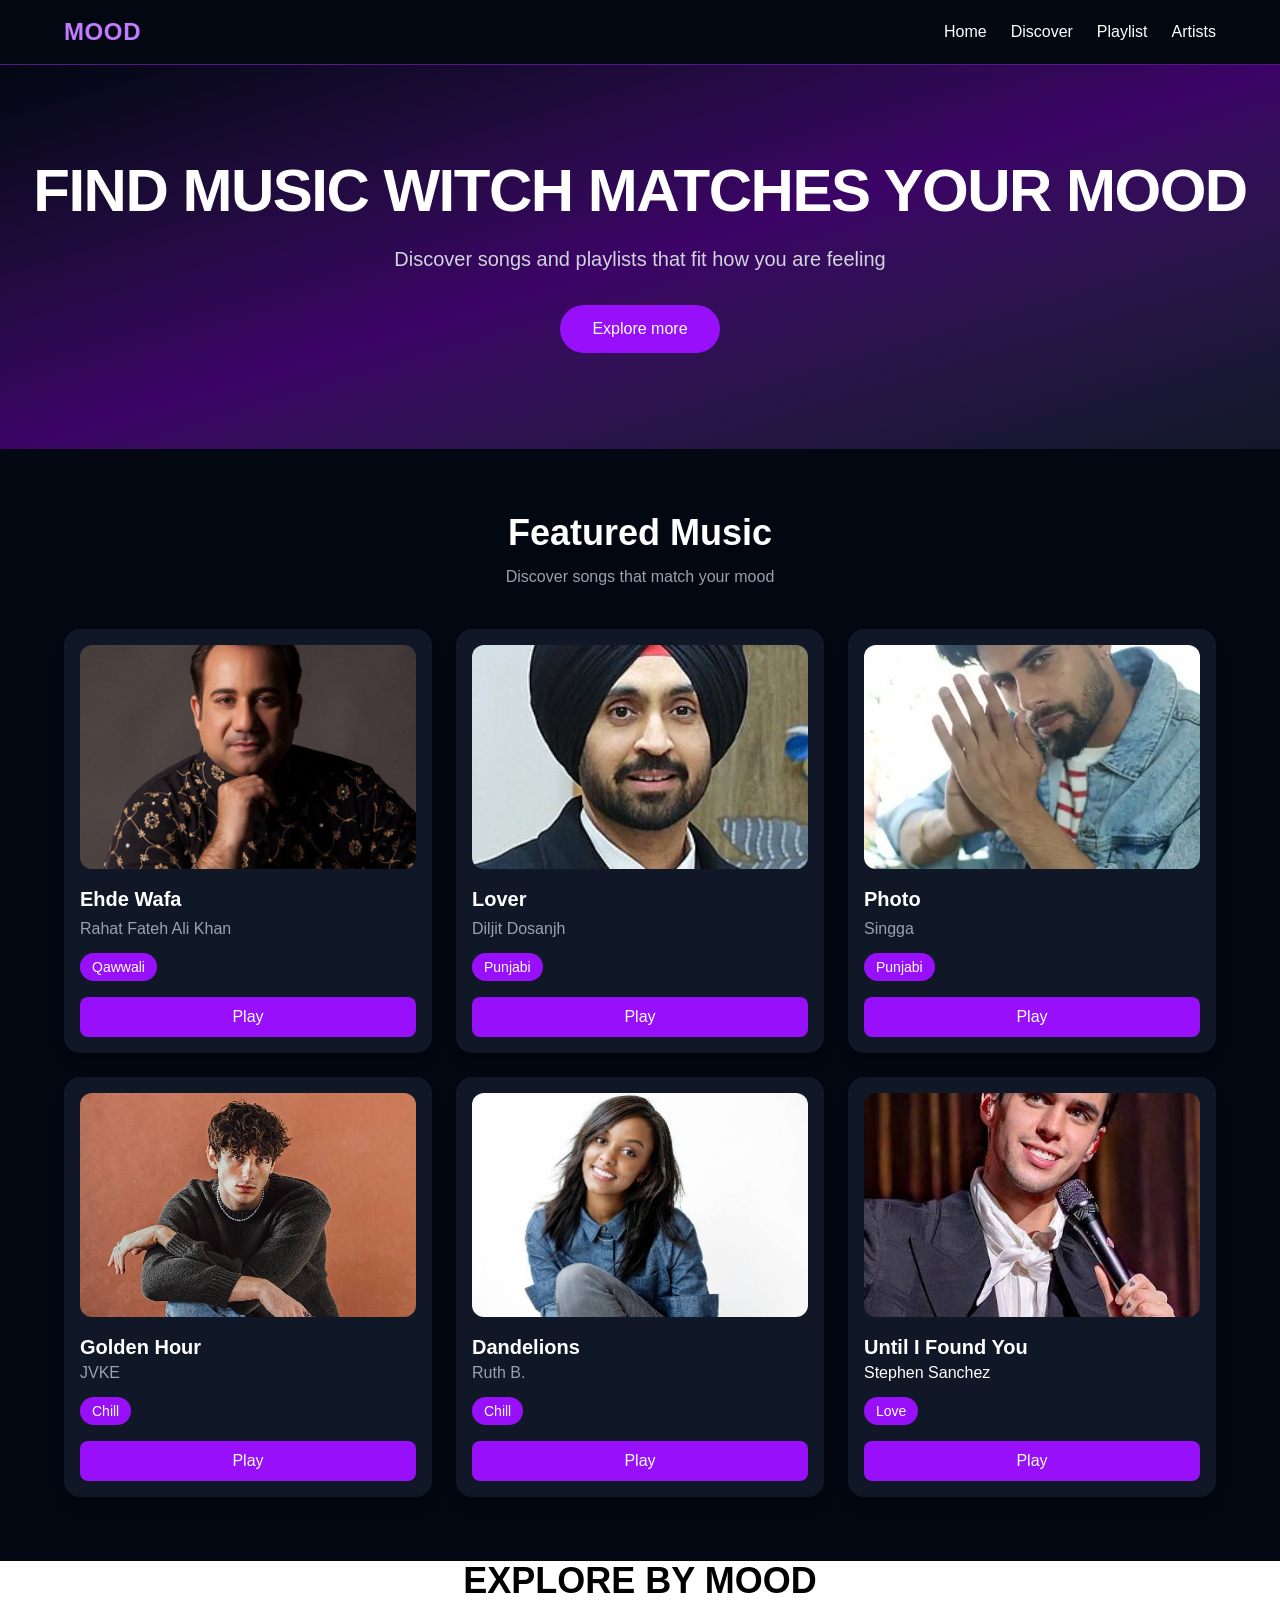
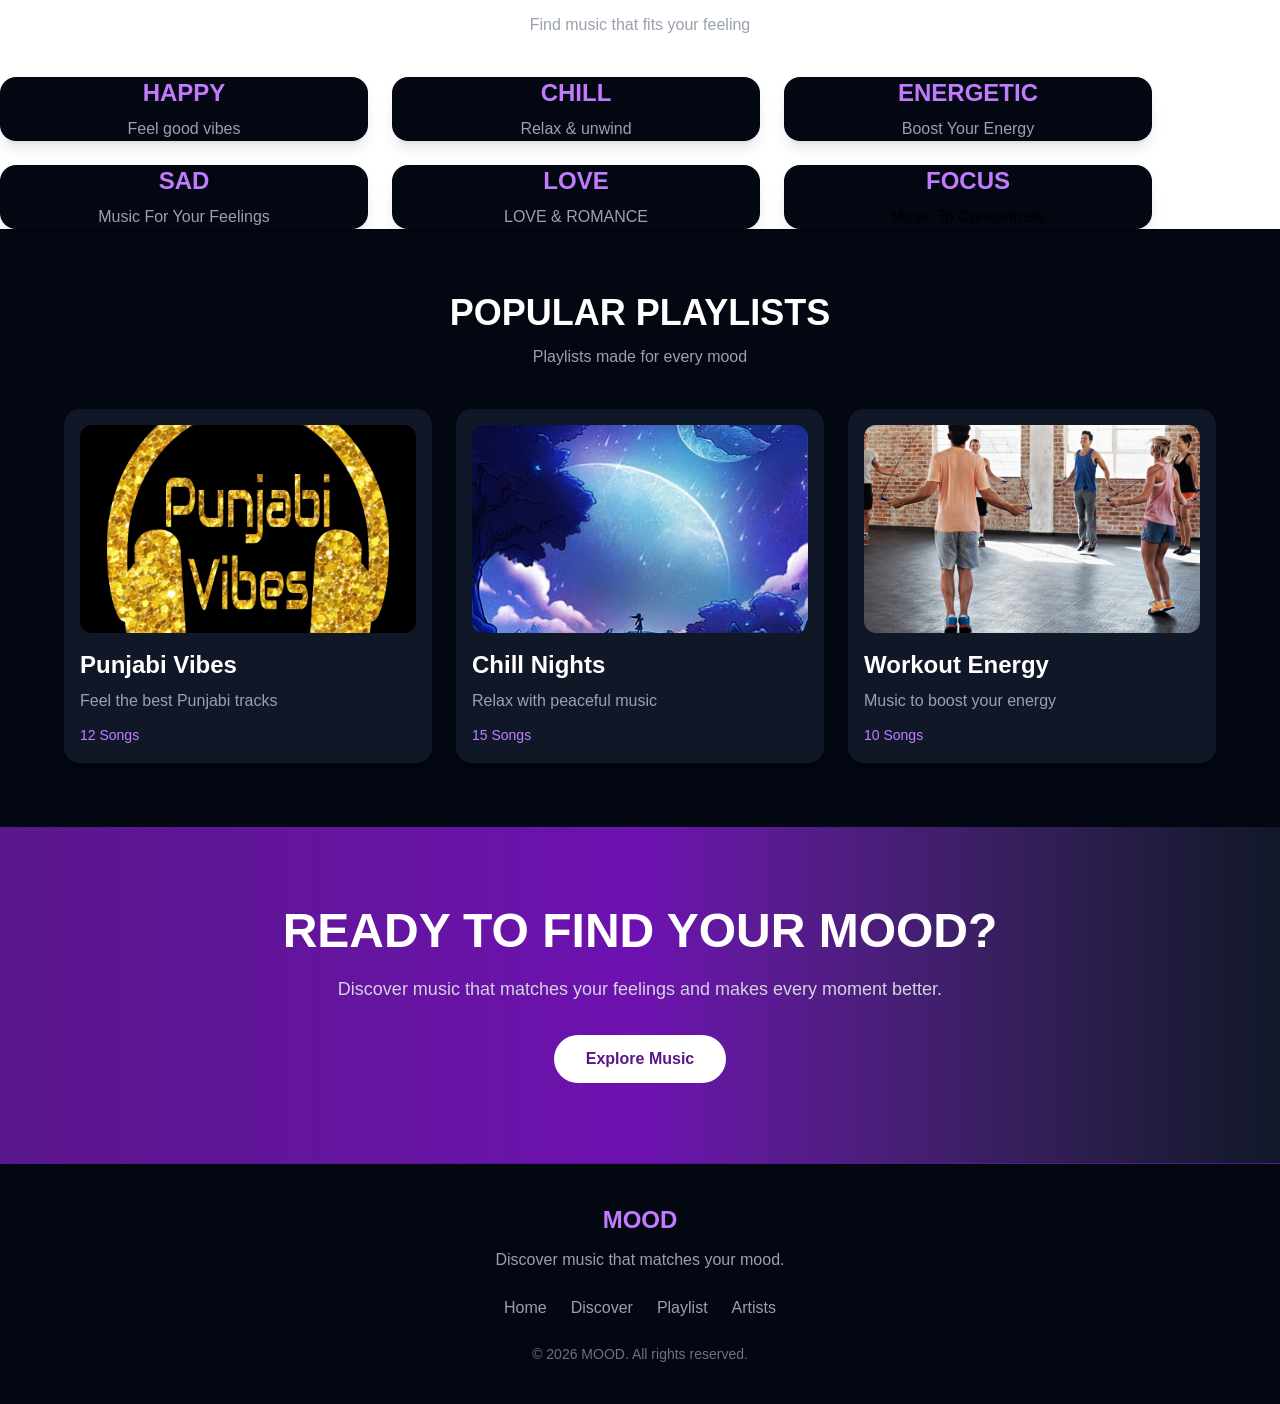
<file: index.html>
<!DOCTYPE html>
<html lang="en">
<head>
    <meta charset="UTF-8">
    <meta name="viewport" content="width=device-width, initial-scale=1.0">

    <title>MOOD | Music Discovery</title>

    <link rel="stylesheet" href="src/output.css">
</head>
<body>
    <nav class="bg-gray-950 text-white px-6 py-4 border-b border-purple-900">

        <div class="max-w-6xl mx-auto flex items-center justify-between">

            <!-- Logo -->
            <a href="index.html"
               class="text-2xl font-bold tracking-wide text-purple-400">
                MOOD
            </a>

            <!-- Navigation -->
            <div class="flex gap-6">

                <a href="index.html"
                   class="hover:text-purple-400 transition duration-200">
                    Home
                </a>

                <a href="discover.html"
                   class="hover:text-purple-400 transition duration-200">
                    Discover
                </a>

                <a href="playlist.html"
                   class="hover:text-purple-400 transition duration-200">
                    Playlist
                </a>

                <a href="artists.html"
                   class="hover:text-purple-400 transition duration-200">
                    Artists
                </a>

            </div>
        </div>
    </nav>

<!-- Hero -->
 <section class="bg-gradient-to-br from-gray-950 via-purple-950 to-gray-900 text-white py-24">
    <div class="max-w-7xl max-auto text-center">
    <h1 class="text-5xl font-bold mb-6 md:text-6xl tracking-tight">FIND MUSIC WITCH MATCHES YOUR MOOD</h1>
    <p class="text-gray-300 text-lg md:text-xl max-w-2xl mx-auto mb-8">Discover songs and playlists that fit how you are feeling</p>
    <a href="discover.html" class="inline-block bg-purple-600 px-8 py-3 rounded-full hover:bg-purple-700 transition">Explore more</a>
    </div>
 </section>

 <section class="bg-gray-950 text-white px-6 py-16">

    <!-- Section Heading -->
<div class="text-center mb-10">
    <h2 class="text-4xl font-bold mb-3">Featured Music</h2>

    <p class="text-gray-400">
        Discover songs that match your mood
    </p>
</div>


    <!-- Cards Container -->
    <div class="grid grid-cols-1 sm:grid-cols-2 lg:grid-cols-3 gap-6 max-w-6xl mx-auto">

        <!-- Card 1 -->
       <div class="bg-gray-900 rounded-2xl p-4 shadow-lg hover:-translate-y-2 transition duration-300">
            <img src="images/rahat.jpg" alt="Ehde Wafa Album Cover" class="w-full h-56 object-cover rounded-xl">

            <h3 class="text-xl font-bold text-white mt-4">
    Ehde Wafa
</h3>
            <p class="text-gray-400 mt-1">
    Rahat Fateh Ali Khan
</p>
            <span class="inline-block bg-purple-600 text-white text-sm px-3 py-1 rounded-full mt-3">
    Qawwali
</span>

<a href="rahat.html"
   class="block w-full bg-purple-600 text-white py-2 rounded-lg mt-4 hover:bg-purple-700 transition text-center">
    Play
</a>
        </div>


        <!-- Card 2 -->
<div class="bg-gray-900 rounded-2xl p-4 shadow-lg hover:-translate-y-2 transition duration-300">

    <img 
        src="./images/dljit.jpg" 
        alt="Lover Album Cover"
        class="w-full h-56 object-cover rounded-xl"
    >

    <h3 class="text-xl font-bold text-white mt-4">
        Lover
    </h3>

    <p class="text-gray-400 mt-1">
        Diljit Dosanjh
    </p>

    <span class="inline-block bg-purple-600 text-white text-sm px-3 py-1 rounded-full mt-3">
        Punjabi
    </span>

<a href="diljit-dosanjh.html"
   class="block w-full bg-purple-600 text-white py-2 rounded-lg mt-4 hover:bg-purple-700 transition text-center">
    Play
</a>

</div>

        <!-- Card 3 -->
        
<div class="bg-gray-900 rounded-2xl p-4 shadow-lg hover:-translate-y-2 transition duration-300">
            <img src="./images/singga.jpg" alt="Photo Album Cover" class="w-full h-56 object-cover rounded-xl">

            <h3 class="text-xl font-bold text-white mt-4">Photo</h3>
               <p class="text-gray-400 mt-1">Singga</p>
            <span class="inline-block bg-purple-600 text-white text-sm px-3 py-1 rounded-full mt-3">Punjabi</span>

           <a href="singga.html"
   class="block w-full bg-purple-600 text-white py-2 rounded-lg mt-4 hover:bg-purple-700 transition text-center">
    Play
</a>
        </div>


        <!-- Card 4 -->
        
<div class="bg-gray-900 rounded-2xl p-4 shadow-lg hover:-translate-y-2 transition duration-300">
            <img src="./images/song4.jpg" alt="Golden Hour Album Cover" class="w-full h-56 object-cover rounded-xl">

             <h3 class="text-xl font-bold text-white mt-4">Golden Hour</h3>
             <p class="text-gray-400">JVKE</p>
             <span class="inline-block bg-purple-600 text-white text-sm px-3 py-1 rounded-full mt-3">Chill</span>

                       <a href="jvke.html"
   class="block w-full bg-purple-600 text-white py-2 rounded-lg mt-4 hover:bg-purple-700 transition text-center">
    Play
</a>
        </div>


        <!-- Card 5 -->
        
<div class="bg-gray-900 rounded-2xl p-4 shadow-lg hover:-translate-y-2 transition duration-300">
            <img src="./images/ruth-b.jpg" alt="Dandelions Album Cover" class="w-full h-56 object-cover rounded-xl">

             <h3 class="text-xl font-bold text-white mt-4">Dandelions</h3>
             <p class="text-gray-400">Ruth B.</p>
             <span class="inline-block bg-purple-600 text-white text-sm px-3 py-1 rounded-full mt-3">Chill</span>

            <a href="ruth-b.html"
   class="block w-full bg-purple-600 text-white py-2 rounded-lg mt-4 hover:bg-purple-700 transition text-center">
    Play
</a>
        </div>


        <!-- Card 6 -->
       
<div class="bg-gray-900 rounded-2xl p-4 shadow-lg hover:-translate-y-2 transition duration-300">
            <img src="./images/stephen-sanchez.jpg" alt="Until I Found You Album Cover" class="w-full h-56 object-cover rounded-xl">

             <h3 class="text-xl font-bold text-white mt-4">Until I Found You</h3>
             <p class="text-gray-400"></p>Stephen Sanchez</p>
             <span class="inline-block bg-purple-600 text-white text-sm px-3 py-1 rounded-full mt-3">Love</span>

                       <a href="stephan.html"
   class="block w-full bg-purple-600 text-white py-2 rounded-lg mt-4 hover:bg-purple-700 transition text-center">
    Play
</a>
        </div>

    </div>

</section>


<section>
    <div class="text-center mb-10 ">
        <h1 class="text-4xl font-bold mb-3">EXPLORE BY MOOD</h1>
        <p class="text-gray-400">Find music that fits your feeling</p>
    </div>
    <div  class="grid grid-cols-1 m:grid-cols-2 lg:grid-cols-3 gap-6 max-w-6xl max-auto">
        <div class="bg-gray-950 rounded-2xl px-6  text-center shadow-lg hover:bg-purple-900 transition duration-300">
            <h2 class="text-2xl font-bold text-purple-400">HAPPY</h2>
            <p  class="text-gray-400 mt-2">Feel good vibes</p>
        </div>
        <div class="bg-gray-950 rounded-2xl text-center shadow-lg hover:bg-purple-900 transition duration-300">
            <h2 class="text-2xl text-purple-400 font-bold">CHILL</h2>
            <p class="text-gray-400 mt-2">Relax & unwind</p>
        </div>
        <div class="bg-gray-950 rounded-2xl px-6  text-center shadow-lg hover:bg-purple-900 transition duration-300">
            <h2 class="text-2xl text-purple-400 font-bold">ENERGETIC</h2>
            <P class="text-gray-400 mt-2">Boost Your Energy</P>
        </div>
        <div class="bg-gray-950 rounded-2xl px-6  text-center shadow-lg hover:bg-purple-900 transition duration-300">
            <h2 class="text-2xl text-purple-400 font-bold">SAD</h2>
            <p class="text-gray-400 mt-2">Music For Your Feelings</p>
        </div>
        <div class="bg-gray-950 rounded-2xl px-6  text-center shadow-lg hover:bg-purple-900 transition duration-300">
            <h2 class="text-2xl text-purple-400 font-bold">LOVE</h2>
            <p class="text-gray-400 mt-2">LOVE & ROMANCE</p>
        </div>
        <div class="bg-gray-950 rounded-2xl px-6  text-center shadow-lg hover:bg-purple-900 transition duration-300">
            <h2 class="text-2xl text-purple-400 font-bold">FOCUS</h2>
            <p class="text-gray-400 mt-2"> <p>Music To Concentrate</p></p>
        </div>
    </div>
</section>


    <!-- section -->
<section class="bg-gray-950 text-white px-6 py-16">
    <!-- section headings -->
<div class="text-center mb-10">

    <h1 class="text-4xl font-bold mb-3">
        POPULAR PLAYLISTS
    </h1>

    <p class="text-gray-400">
        Playlists made for every mood
    </p>

</div>
        <!-- Playlist Cards -->
         <div class="grid grid-cols-1 md:grid-cols-3 gap-6 max-w-6xl mx-auto">
            <!-- Card 1 -->
<div class="bg-gray-900 rounded-2xl p-4 shadow-lg hover:-translate-y-2 transition duration-300">

    <img 
        src="./images/punjabi-vibes.jpg" 
        alt="Punjabi Vibes Playlist"
        class="w-full h-52 object-cover rounded-xl"
    >

    <h2 class="text-2xl font-bold text-white mt-4">
        Punjabi Vibes
    </h2>

    <p class="text-gray-400 mt-2">
        Feel the best Punjabi tracks
    </p>

    <span class="inline-block text-purple-400 text-sm mt-3">
        12 Songs
    </span>

</div>
           
            <!-- card 2 -->
            
<div class="bg-gray-900 rounded-2xl p-4 shadow-lg hover:-translate-y-2 transition duration-300">

    <img 
        src="images/chill-night.jpg" 
        alt="Chill night songs"
        class="w-full h-52 object-cover rounded-xl"
    >

    <h2 class="text-2xl font-bold text-white mt-4">
        Chill Nights
    </h2>

    <p class="text-gray-400 mt-2">
        Relax with peaceful music
    </p>

    <span class="inline-block text-purple-400 text-sm mt-3">
        15 Songs
    </span>

</div>

<!-- card 3 -->

<div class="bg-gray-900 rounded-2xl p-4 shadow-lg hover:-translate-y-2 transition duration-300">

    <img 
        src="images/energy.jpg" 
        alt="Workout energy playlist"
        class="w-full h-52 object-cover rounded-xl"
    >

    <h2 class="text-2xl font-bold text-white mt-4">
        Workout Energy
    </h2>

    <p class="text-gray-400 mt-2">
        Music to boost your energy
    </p>

    <span class="inline-block text-purple-400 text-sm mt-3">
        10 Songs
    </span>

</div>

    </div>
</section>
<section class="bg-gradient-to-r from-purple-900 via-purple-800 to-gray-900 text-white px-6 py-20">

    <div class="max-w-3xl mx-auto text-center">

        <h1 class="text-4xl md:text-5xl font-bold mb-5">
            READY TO FIND YOUR MOOD?
        </h1>

        <p class="text-gray-300 text-lg mb-8">
            Discover music that matches your feelings and makes every moment better.
        </p>

        <a href="discover.html"
           class="inline-block bg-white text-purple-900 font-semibold px-8 py-3 rounded-full hover:bg-purple-100 transition duration-300">
            Explore Music
        </a>

    </div>

</section>

<footer class="bg-gray-950 text-white px-6 py-10 border-t border-purple-900">

    <div class="max-w-6xl mx-auto text-center">

        <!-- Logo -->
        <h2 class="text-2xl font-bold text-purple-400 mb-3">
            MOOD
        </h2>

        <p class="text-gray-400 mb-6">
            Discover music that matches your mood.
        </p>

        <!-- Quick Links -->
        <div class="flex justify-center gap-6 mb-6">

            <a href="index.html" class="text-gray-400 hover:text-purple-400 transition">
                Home
            </a>

            <a href="discover.html" class="text-gray-400 hover:text-purple-400 transition">
                Discover
            </a>

            <a href="playlist.html" class="text-gray-400 hover:text-purple-400 transition">
                Playlist
            </a>

            <a href="artists.html" class="text-gray-400 hover:text-purple-400 transition">
                Artists
            </a>

        </div>

        <!-- Copyright -->
        <p class="text-gray-500 text-sm">
            © 2026 MOOD. All rights reserved.
        </p>

    </div>

</footer>



</body>
</html>
</file>
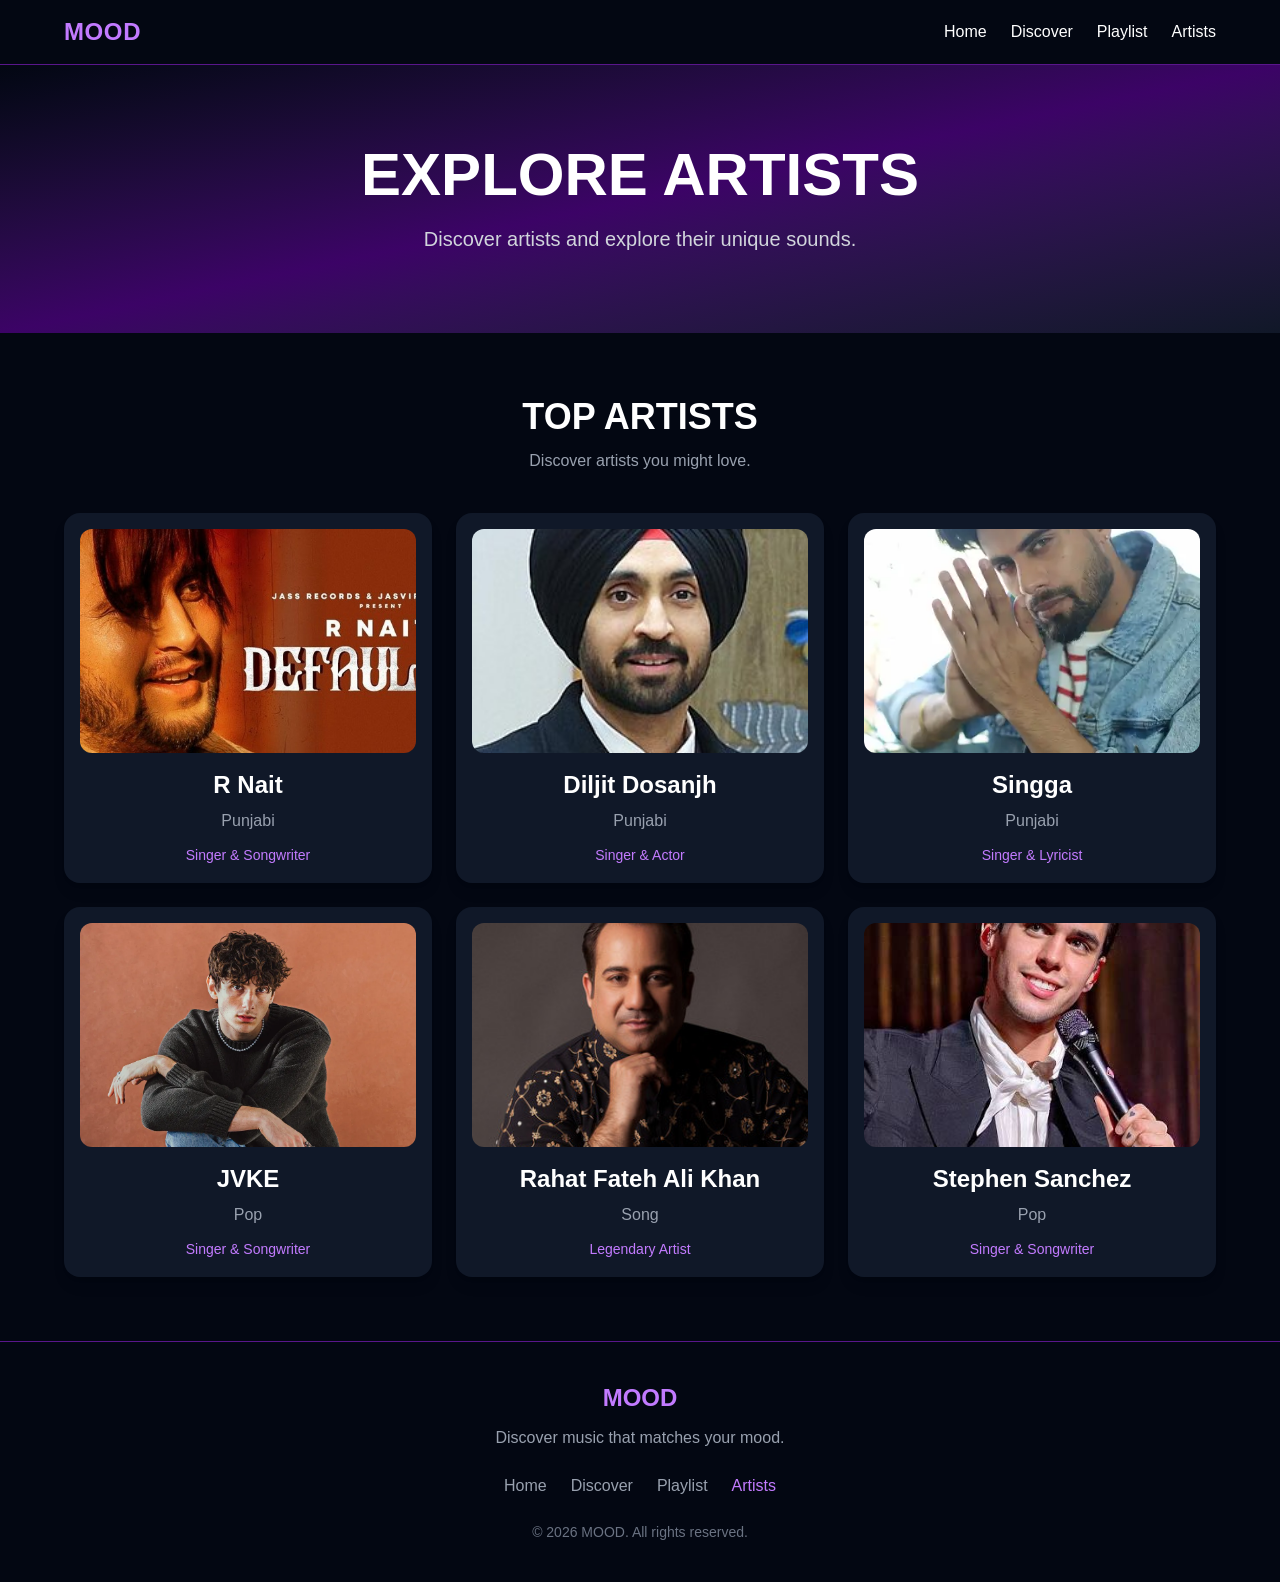
<file: artists.html>
<!DOCTYPE html>
<html lang="en">

<head>
    <meta charset="UTF-8">
    <meta name="viewport" content="width=device-width, initial-scale=1.0">

    <title>Artists | MOOD</title>

    <link rel="stylesheet" href="src/output.css">
</head>

<body class="bg-gray-950 text-white">

    <!--  NAVBAR  -->

    <nav class="bg-gray-950 text-white px-6 py-4 border-b border-purple-900">

        <div class="max-w-6xl mx-auto flex items-center justify-between">

            <!-- Logo -->
            <a href="index.html"
               class="text-2xl font-bold tracking-wide text-purple-400">
                MOOD
            </a>

            <!-- Navigation -->
            <div class="flex gap-6">

                <a href="index.html"
                   class="hover:text-purple-400 transition duration-200">
                    Home
                </a>

                <a href="discover.html"
                   class="hover:text-purple-400 transition duration-200">
                    Discover
                </a>

                <a href="playlist.html"
                   class="hover:text-purple-400 transition duration-200">
                    Playlist
                </a>

                <a href="artists.html"
                   class="hover:text-purple-400 transition duration-200">
                    Artists
                </a>

            </div>
        </div>
    </nav>

    <!-- ARTISTS HERO  -->

    <section class="bg-gradient-to-br from-gray-950 via-purple-950 to-gray-900 text-white px-6 py-20">

        <div class="max-w-4xl mx-auto text-center">

            <h1 class="text-4xl md:text-6xl font-bold mb-5">
                EXPLORE ARTISTS
            </h1>

            <p class="text-gray-300 text-lg md:text-xl">
                Discover artists and explore their unique sounds.
            </p>

        </div>

    </section>


    <!--  ARTISTS  -->

    <section class="bg-gray-950 px-6 py-16">

        <!-- Heading -->

        <div class="text-center mb-10">

            <h2 class="text-4xl font-bold mb-3">
                TOP ARTISTS
            </h2>

            <p class="text-gray-400">
                Discover artists you might love.
            </p>

        </div>


        <!-- Artist Cards -->

        <div class="grid grid-cols-1 sm:grid-cols-2 lg:grid-cols-3 gap-6 max-w-6xl mx-auto">


            <!-- Artist 1 -->

            <div class="bg-gray-900 rounded-2xl p-4 text-center shadow-lg hover:-translate-y-2 transition duration-300">

                <img
                    src="./images/rnait.jpg"
                    alt="R Nait"
                    class="w-full h-56 object-cover rounded-xl"
                >

                <h3 class="text-2xl font-bold mt-4">
                    R Nait
                </h3>

                <p class="text-gray-400 mt-2">
                    Punjabi
                </p>

                <span class="inline-block text-purple-400 text-sm mt-3">
                    Singer & Songwriter
                </span>

            </div>


            <!-- Artist 2 -->

            <div class="bg-gray-900 rounded-2xl p-4 text-center shadow-lg hover:-translate-y-2 transition duration-300">

                <img
                    src="./images/dljit.jpg"
                    alt="Diljit Dosanjh"
                    class="w-full h-56 object-cover rounded-xl"
                >

                <h3 class="text-2xl font-bold mt-4">
                    Diljit Dosanjh
                </h3>

                <p class="text-gray-400 mt-2">
                    Punjabi
                </p>

                <span class="inline-block text-purple-400 text-sm mt-3">
                    Singer & Actor
                </span>

            </div>


            <!-- Artist 3 -->

            <div class="bg-gray-900 rounded-2xl p-4 text-center shadow-lg hover:-translate-y-2 transition duration-300">

                <img
                    src="./images/singga.jpg"
                    alt="Singga"
                    class="w-full h-56 object-cover rounded-xl"
                >

                <h3 class="text-2xl font-bold mt-4">
                    Singga
                </h3>

                <p class="text-gray-400 mt-2">
                    Punjabi
                </p>

                <span class="inline-block text-purple-400 text-sm mt-3">
                    Singer & Lyricist
                </span>

            </div>


            <!-- Artist 4 -->

            <div class="bg-gray-900 rounded-2xl p-4 text-center shadow-lg hover:-translate-y-2 transition duration-300">

                <img
                    src="./images/jvke.jpg"
                    alt="JVKE"
                    class="w-full h-56 object-cover rounded-xl"
                >

                <h3 class="text-2xl font-bold mt-4">
                    JVKE
                </h3>

                <p class="text-gray-400 mt-2">
                    Pop
                </p>

                <span class="inline-block text-purple-400 text-sm mt-3">
                    Singer & Songwriter
                </span>

            </div>


            <!-- Artist 5 -->

            <div class="bg-gray-900 rounded-2xl p-4 text-center shadow-lg hover:-translate-y-2 transition duration-300">

                <img
                    src="images/rahat.jpg"
                    alt="Nusrat Fateh Ali Khan"
                    class="w-full h-56 object-cover rounded-xl"
                >

                <h3 class="text-2xl font-bold mt-4">
                    Rahat Fateh Ali Khan
                </h3>

                <p class="text-gray-400 mt-2">
                    Song
                </p>

                <span class="inline-block text-purple-400 text-sm mt-3">
                    Legendary Artist
                </span>

            </div>


            <!-- Artist 6 -->

            <div class="bg-gray-900 rounded-2xl p-4 text-center shadow-lg hover:-translate-y-2 transition duration-300">

                <img
                    src="./images/stephen-sanchez.jpg"
                    alt="Stephen Sanchez"
                    class="w-full h-56 object-cover rounded-xl"
                >

                <h3 class="text-2xl font-bold mt-4">
                    Stephen Sanchez
                </h3>

                <p class="text-gray-400 mt-2">
                    Pop
                </p>

                <span class="inline-block text-purple-400 text-sm mt-3">
                    Singer & Songwriter
                </span>

            </div>

        </div>

    </section>


    <!-- ================= FOOTER ================= -->

    <footer class="bg-gray-950 text-white px-6 py-10 border-t border-purple-900">

        <div class="max-w-6xl mx-auto text-center">

            <h2 class="text-2xl font-bold text-purple-400 mb-3">
                MOOD
            </h2>

            <p class="text-gray-400 mb-6">
                Discover music that matches your mood.
            </p>

            <div class="flex justify-center gap-6 mb-6">

                <a href="index.html"
                   class="text-gray-400 hover:text-purple-400 transition">
                    Home
                </a>

                <a href="discover.html"
                   class="text-gray-400 hover:text-purple-400 transition">
                    Discover
                </a>

                <a href="playlist.html"
                   class="text-gray-400 hover:text-purple-400 transition">
                    Playlist
                </a>

                <a href="artists.html"
                   class="text-purple-400">
                    Artists
                </a>

            </div>

            <p class="text-gray-500 text-sm">
                © 2026 MOOD. All rights reserved.
            </p>

        </div>

    </footer>

</body>

</html>
</file>
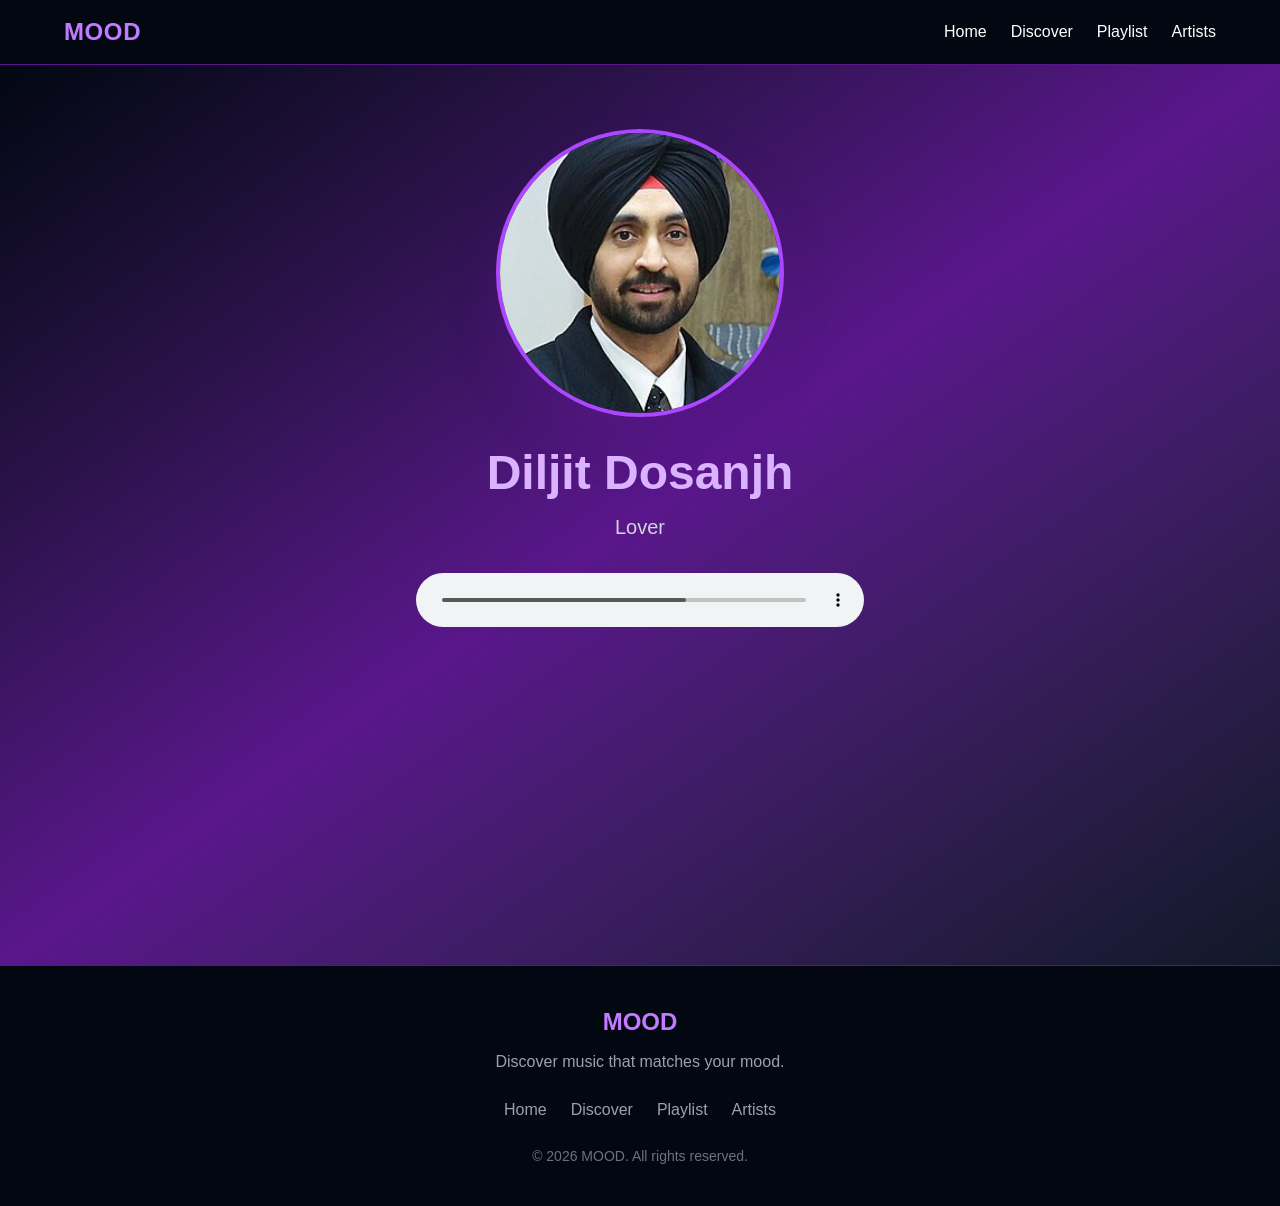
<file: diljit-dosanjh.html>
<!DOCTYPE html>
<html lang="en">
<head>
    <meta charset="UTF-8">
    <meta name="viewport" content="width=device-width, initial-scale=1.0">
    <title>MOOD | Rahat Fateh Ali Khan Naat</title>
    <link rel="stylesheet" href="src/output.css">
</head>

<body class="bg-gray-950 text-white">

    <!-- NAVBAR -->
    <nav class="bg-gray-950 text-white px-6 py-4 border-b border-purple-900">

        <div class="max-w-6xl mx-auto flex items-center justify-between">

            <!-- Logo -->
            <a href="index.html"
               class="text-2xl font-bold tracking-wide text-purple-400">
                MOOD
            </a>

            <!-- Navigation -->
            <div class="flex gap-6">

                <a href="index.html"
                   class="hover:text-purple-400 transition duration-200">
                    Home
                </a>

                <a href="discover.html"
                   class="hover:text-purple-400 transition duration-200">
                    Discover
                </a>

                <a href="playlist.html"
                   class="hover:text-purple-400 transition duration-200">
                    Playlist
                </a>

                <a href="artists.html"
                   class="hover:text-purple-400 transition duration-200">
                    Artists
                </a>

            </div>
        </div>
    </nav>


    <!-- NAAT SECTION -->
    <section class="min-h-screen bg-gradient-to-br from-gray-950 via-purple-900 to-gray-900 px-6 py-16">

        <div class="max-w-4xl mx-auto text-center">

            <!-- Artist Image -->
            <div class="flex justify-center mb-8">

                <img src="images/dljit.jpg"
                     alt="Diljit- Dosanjh"
                     class="w-72 h-72 object-cover rounded-full border-4 border-purple-500 shadow-2xl shadow-purple-900/50 hover:scale-105 transition duration-500">

            </div>


            <!-- Artist Name -->
            <h1 class="text-4xl md:text-5xl font-bold text-purple-300 mb-4">
                Diljit Dosanjh
            </h1>

            <!-- Naat Name -->
            <p class="text-xl text-gray-300 mb-8">
                Lover
            </p>


            <!-- Audio Player -->
            <div class="flex justify-center">

                <audio controls class="w-full max-w-md">
                    <source src="songss/Lover - Diljit Dosanjh.mp3" type="audio/mpeg">
                    Your browser does not support the audio element.
                </audio>

            </div>

        </div>

    </section>


    <!-- FOOTER -->
    <footer class="bg-gray-950 text-white px-6 py-10 border-t border-purple-900">

        <div class="max-w-6xl mx-auto text-center">

            <!-- Logo -->
            <h2 class="text-2xl font-bold text-purple-400 mb-3">
                MOOD
            </h2>

            <p class="text-gray-400 mb-6">
                Discover music that matches your mood.
            </p>

            <!-- Quick Links -->
            <div class="flex justify-center gap-6 mb-6 flex-wrap">

                <a href="index.html"
                   class="text-gray-400 hover:text-purple-400 transition">
                    Home
                </a>

                <a href="discover.html"
                   class="text-gray-400 hover:text-purple-400 transition">
                    Discover
                </a>

                <a href="playlist.html"
                   class="text-gray-400 hover:text-purple-400 transition">
                    Playlist
                </a>

                <a href="artists.html"
                   class="text-gray-400 hover:text-purple-400 transition">
                    Artists
                </a>

            </div>

            <!-- Copyright -->
            <p class="text-gray-500 text-sm">
                © 2026 MOOD. All rights reserved.
            </p>

        </div>

    </footer>

</body>
</html>
</file>
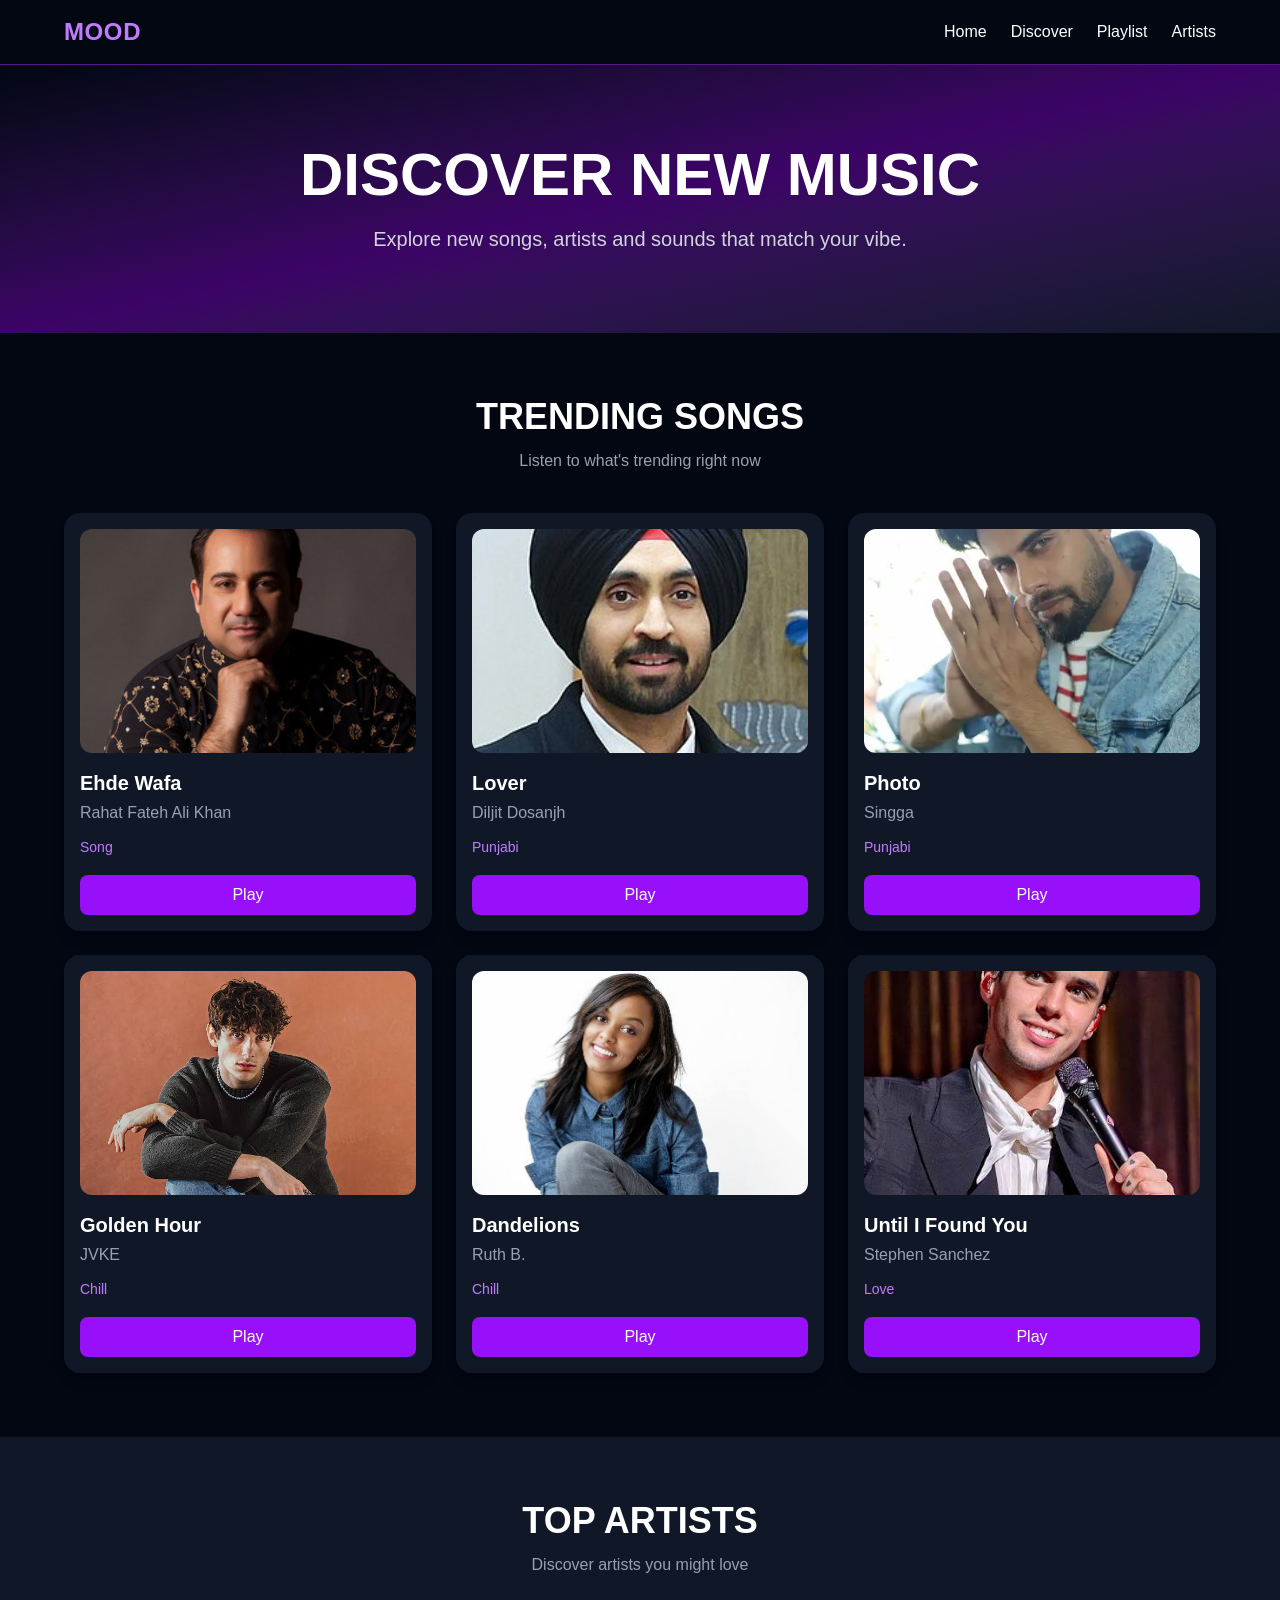
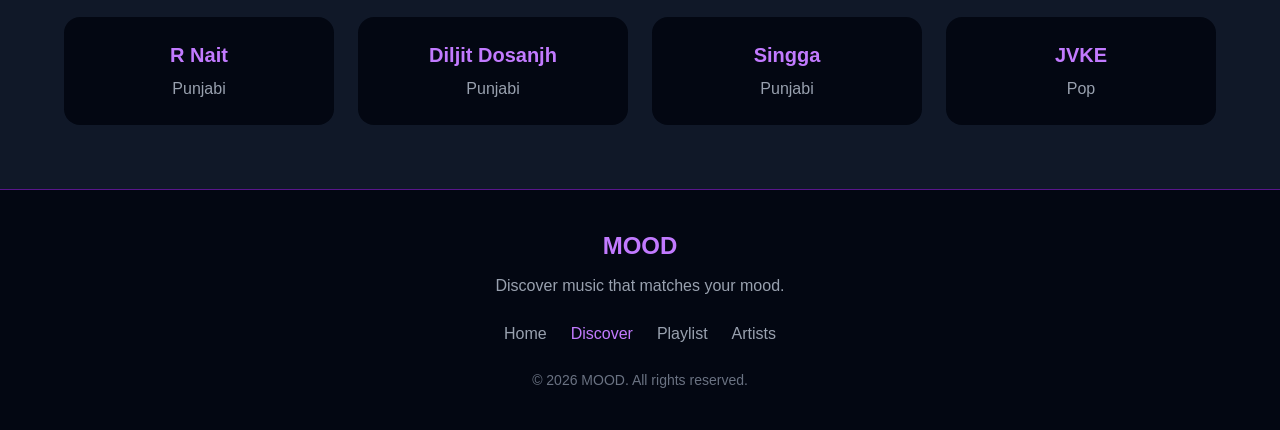
<file: discover.html>
<!DOCTYPE html>
<html lang="en">

<head>
    <meta charset="UTF-8">
    <meta name="viewport" content="width=device-width, initial-scale=1.0">

    <title>Discover | MOOD</title>

    <link rel="stylesheet" href="src/output.css">
</head>

<body class="bg-gray-950 text-white">

    <!--  NAVBAR  -->

    <nav class="bg-gray-950 text-white px-6 py-4 border-b border-purple-900">

        <div class="max-w-6xl mx-auto flex items-center justify-between">

            <!-- Logo -->
            <a href="index.html"
               class="text-2xl font-bold tracking-wide text-purple-400">
                MOOD
            </a>

            <!-- Navigation -->
            <div class="flex gap-6">

                <a href="index.html"
                   class="hover:text-purple-400 transition duration-200">
                    Home
                </a>

                <a href="discover.html"
                   class="hover:text-purple-400 transition duration-200">
                    Discover
                </a>

                <a href="playlist.html"
                   class="hover:text-purple-400 transition duration-200">
                    Playlist
                </a>

                <a href="artists.html"
                   class="hover:text-purple-400 transition duration-200">
                    Artists
                </a>

            </div>
        </div>
    </nav>

    <!--  DISCOVER HERO  -->

    <section class="bg-gradient-to-br from-gray-950 via-purple-950 to-gray-900 text-white py-20 px-6">

        <div class="max-w-4xl mx-auto text-center">

            <h1 class="text-4xl md:text-6xl font-bold mb-5">
                DISCOVER NEW MUSIC
            </h1>

            <p class="text-gray-300 text-lg md:text-xl">
                Explore new songs, artists and sounds that match your vibe.
            </p>

        </div>

    </section>


    <!--  TRENDING SONGS  -->

    <section class="bg-gray-950 px-6 py-16">

        <div class="text-center mb-10">

            <h2 class="text-4xl font-bold mb-3">
                TRENDING SONGS
            </h2>

            <p class="text-gray-400">
                Listen to what's trending right now
            </p>

        </div>


        <!-- Song Cards -->

        <div class="grid grid-cols-1 sm:grid-cols-2 lg:grid-cols-3 gap-6 max-w-6xl mx-auto">


            <!-- Song 1 -->

            <div class="bg-gray-900 rounded-2xl p-4 shadow-lg hover:-translate-y-2 transition duration-300">

                <img 
                    src="images/rahat.jpg"
                    alt="Ehde Wafa"
                    class="w-full h-56 object-cover rounded-xl"
                >

                <h3 class="text-xl font-bold mt-4">
                    Ehde Wafa
                </h3>

                <p class="text-gray-400 mt-1">
                    Rahat Fateh Ali Khan
                </p>

                <span class="inline-block text-purple-400 text-sm mt-3">
                    Song
                </span>

<a href="rahat.html"
   class="block w-full bg-purple-600 text-white py-2 rounded-lg mt-4 hover:bg-purple-700 transition text-center">
    Play
</a>

            </div>


            <!-- Song 2 -->

            <div class="bg-gray-900 rounded-2xl p-4 shadow-lg hover:-translate-y-2 transition duration-300">

                <img 
                    src="./images/dljit.jpg"
                    alt="Lover"
                    class="w-full h-56 object-cover rounded-xl"
                >

                <h3 class="text-xl font-bold mt-4">
                    Lover
                </h3>

                <p class="text-gray-400 mt-1">
                    Diljit Dosanjh
                </p>

                <span class="inline-block text-purple-400 text-sm mt-3">
                    Punjabi
                </span>

<a href="diljit-dosanjh.html"
   class="block w-full bg-purple-600 text-white py-2 rounded-lg mt-4 hover:bg-purple-700 transition text-center">
    Play
</a>

            </div>


            <!-- Song 3 -->

            <div class="bg-gray-900 rounded-2xl p-4 shadow-lg hover:-translate-y-2 transition duration-300">

                <img 
                    src="./images/singga.jpg"
                    alt="Photo"
                    class="w-full h-56 object-cover rounded-xl"
                >

                <h3 class="text-xl font-bold mt-4">
                    Photo
                </h3>

                <p class="text-gray-400 mt-1">
                    Singga
                </p>

                <span class="inline-block text-purple-400 text-sm mt-3">
                    Punjabi
                </span>

<a href="singga.html"
   class="block w-full bg-purple-600 text-white py-2 rounded-lg mt-4 hover:bg-purple-700 transition text-center">
    Play
</a>

            </div>


            <!-- Song 4 -->

            <div class="bg-gray-900 rounded-2xl p-4 shadow-lg hover:-translate-y-2 transition duration-300">

                <img 
                    src="./images/song4.jpg"
                    alt="Golden Hour"
                    class="w-full h-56 object-cover rounded-xl"
                >

                <h3 class="text-xl font-bold mt-4">
                    Golden Hour
                </h3>

                <p class="text-gray-400 mt-1">
                    JVKE
                </p>

                <span class="inline-block text-purple-400 text-sm mt-3">
                    Chill
                </span>

<a href="jvke.html"
   class="block w-full bg-purple-600 text-white py-2 rounded-lg mt-4 hover:bg-purple-700 transition text-center">
    Play
</a>

            </div>


            <!-- Song 5 -->

            <div class="bg-gray-900 rounded-2xl p-4 shadow-lg hover:-translate-y-2 transition duration-300">

                <img 
                    src="./images/ruth-b.jpg"
                    alt="Dandelions"
                    class="w-full h-56 object-cover rounded-xl"
                >

                <h3 class="text-xl font-bold mt-4">
                    Dandelions
                </h3>

                <p class="text-gray-400 mt-1">
                    Ruth B.
                </p>

                <span class="inline-block text-purple-400 text-sm mt-3">
                    Chill
                </span>

<a href="ruth-b.html"
   class="block w-full bg-purple-600 text-white py-2 rounded-lg mt-4 hover:bg-purple-700 transition text-center">
    Play
</a>

            </div>


            <!-- Song 6 -->

            <div class="bg-gray-900 rounded-2xl p-4 shadow-lg hover:-translate-y-2 transition duration-300">

                <img 
                    src="./images/stephen-sanchez.jpg"
                    alt="Until I Found You"
                    class="w-full h-56 object-cover rounded-xl"
                >

                <h3 class="text-xl font-bold mt-4">
                    Until I Found You
                </h3>

                <p class="text-gray-400 mt-1">
                    Stephen Sanchez
                </p>

                <span class="inline-block text-purple-400 text-sm mt-3">
                    Love
                </span>

<a href="stephan.html"
   class="block w-full bg-purple-600 text-white py-2 rounded-lg mt-4 hover:bg-purple-700 transition text-center">
    Play
</a>

            </div>

        </div>

    </section>


    <!--  TOP ARTISTS  -->

    <section class="bg-gray-900 px-6 py-16">

        <div class="text-center mb-10">

            <h2 class="text-4xl font-bold mb-3">
                TOP ARTISTS
            </h2>

            <p class="text-gray-400">
                Discover artists you might love
            </p>

        </div>


        <div class="grid grid-cols-1 sm:grid-cols-2 lg:grid-cols-4 gap-6 max-w-6xl mx-auto">

            <div class="bg-gray-950 rounded-2xl p-6 text-center hover:bg-purple-900 transition">
                <h3 class="text-xl font-bold text-purple-400">
                    R Nait
                </h3>
                <p class="text-gray-400 mt-2">
                    Punjabi
                </p>
            </div>

            <div class="bg-gray-950 rounded-2xl p-6 text-center hover:bg-purple-900 transition">
                <h3 class="text-xl font-bold text-purple-400">
                    Diljit Dosanjh
                </h3>
                <p class="text-gray-400 mt-2">
                    Punjabi
                </p>
            </div>

            <div class="bg-gray-950 rounded-2xl p-6 text-center hover:bg-purple-900 transition">
                <h3 class="text-xl font-bold text-purple-400">
                    Singga
                </h3>
                <p class="text-gray-400 mt-2">
                    Punjabi
                </p>
            </div>

            <div class="bg-gray-950 rounded-2xl p-6 text-center hover:bg-purple-900 transition">
                <h3 class="text-xl font-bold text-purple-400">
                    JVKE
                </h3>
                <p class="text-gray-400 mt-2">
                    Pop
                </p>
            </div>

        </div>

    </section>


    <!-- ================= FOOTER ================= -->

    <footer class="bg-gray-950 text-white px-6 py-10 border-t border-purple-900">

        <div class="max-w-6xl mx-auto text-center">

            <h2 class="text-2xl font-bold text-purple-400 mb-3">
                MOOD
            </h2>

            <p class="text-gray-400 mb-6">
                Discover music that matches your mood.
            </p>

            <div class="flex justify-center gap-6 mb-6">

                <a href="index.html"
                   class="text-gray-400 hover:text-purple-400 transition">
                    Home
                </a>

                <a href="discover.html"
                   class="text-purple-400">
                    Discover
                </a>

                <a href="playlist.html"
                   class="text-gray-400 hover:text-purple-400 transition">
                    Playlist
                </a>

                <a href="artists.html"
                   class="text-gray-400 hover:text-purple-400 transition">
                    Artists
                </a>

            </div>

            <p class="text-gray-500 text-sm">
                © 2026 MOOD. All rights reserved.
            </p>

        </div>

    </footer>

</body>
</html>
</file>
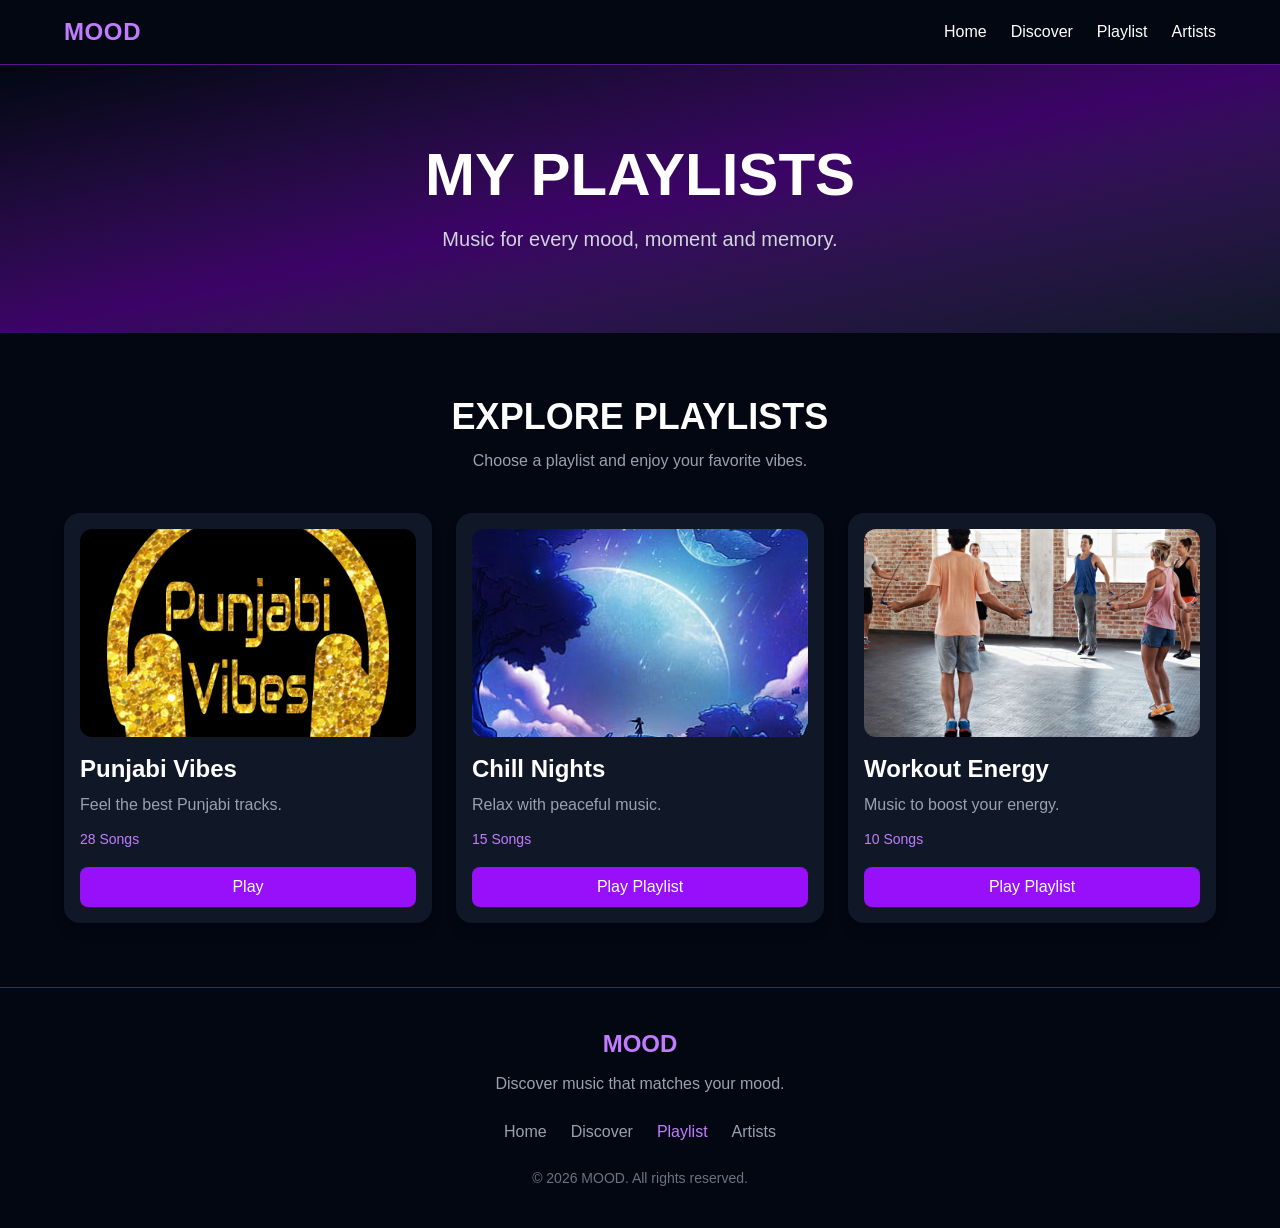
<file: playlist.html>
<!DOCTYPE html>
<html lang="en">

<head>
    <meta charset="UTF-8">
    <meta name="viewport" content="width=device-width, initial-scale=1.0">

    <title>Playlists | MOOD</title>

    <link rel="stylesheet" href="src/output.css">
</head>

<body class="bg-gray-950 text-white">

    <!--  NAVBAR  -->

    <nav class="bg-gray-950 text-white px-6 py-4 border-b border-purple-900">

        <div class="max-w-6xl mx-auto flex items-center justify-between">

            <!-- Logo -->
            <a href="index.html"
               class="text-2xl font-bold tracking-wide text-purple-400">
                MOOD
            </a>

            <!-- Navigation -->
            <div class="flex gap-6">

                <a href="index.html"
                   class="hover:text-purple-400 transition duration-200">
                    Home
                </a>

                <a href="discover.html"
                   class="hover:text-purple-400 transition duration-200">
                    Discover
                </a>

                <a href="playlist.html"
                   class="hover:text-purple-400 transition duration-200">
                    Playlist
                </a>

                <a href="artists.html"
                   class="hover:text-purple-400 transition duration-200">
                    Artists
                </a>

            </div>
        </div>
    </nav>


    <!-- PLAYLIST HERO  -->

    <section class="bg-gradient-to-br from-gray-950 via-purple-950 to-gray-900 text-white px-6 py-20">

        <div class="max-w-4xl mx-auto text-center">

            <h1 class="text-4xl md:text-6xl font-bold mb-5">
                MY PLAYLISTS
            </h1>

            <p class="text-gray-300 text-lg md:text-xl">
                Music for every mood, moment and memory.
            </p>

        </div>

    </section>


    <!--PLAYLISTS -->

    <section class="bg-gray-950 px-6 py-16">

        <!-- Heading -->

        <div class="text-center mb-10">

            <h2 class="text-4xl font-bold mb-3">
                EXPLORE PLAYLISTS
            </h2>

            <p class="text-gray-400">
                Choose a playlist and enjoy your favorite vibes.
            </p>

        </div>


        <!-- Playlist Cards -->

        <div class="grid grid-cols-1 md:grid-cols-3 gap-6 max-w-6xl mx-auto">


            <!-- Playlist 1 -->

            <div class="bg-gray-900 rounded-2xl p-4 shadow-lg hover:-translate-y-2 transition duration-300">

                <img
                    src="./images/punjabi-vibes.jpg"
                    alt="Punjabi Vibes Playlist"
                    class="w-full h-52 object-cover rounded-xl"
                >

                <h3 class="text-2xl font-bold mt-4">
                    Punjabi Vibes
                </h3>

                <p class="text-gray-400 mt-2">
                    Feel the best Punjabi tracks.
                </p>

                <span class="inline-block text-purple-400 text-sm mt-3">
                    28 Songs
                </span>


<a href="punjabi.html"
   class="block w-full bg-purple-600 py-2 rounded-lg mt-4 text-center hover:bg-purple-700 transition">
    Play
</a>

            </div>


            <!-- Playlist 2 -->

            <div class="bg-gray-900 rounded-2xl p-4 shadow-lg hover:-translate-y-2 transition duration-300">

                <img
                    src="./images/chill-night.jpg"
                    alt="Chill Nights Playlist"
                    class="w-full h-52 object-cover rounded-xl"
                >

                <h3 class="text-2xl font-bold mt-4">
                    Chill Nights
                </h3>

                <p class="text-gray-400 mt-2">
                    Relax with peaceful music.
                </p>

                <span class="inline-block text-purple-400 text-sm mt-3">
                    15 Songs
                </span>

                <button class="w-full bg-purple-600 py-2 rounded-lg mt-4 hover:bg-purple-700 transition">
                    Play Playlist
                </button>

            </div>


            <!-- Playlist 3 -->

            <div class="bg-gray-900 rounded-2xl p-4 shadow-lg hover:-translate-y-2 transition duration-300">

                <img
                    src="./images/energy.jpg"
                    alt="Workout Energy Playlist"
                    class="w-full h-52 object-cover rounded-xl"
                >

                <h3 class="text-2xl font-bold mt-4">
                    Workout Energy
                </h3>

                <p class="text-gray-400 mt-2">
                    Music to boost your energy.
                </p>

                <span class="inline-block text-purple-400 text-sm mt-3">
                    10 Songs
                </span>

                <button class="w-full bg-purple-600 py-2 rounded-lg mt-4 hover:bg-purple-700 transition">
                     Play Playlist
                </button>

            </div>


        </div>

    </section>


    <!-- ================= FOOTER ================= -->

    <footer class="bg-gray-950 text-white px-6 py-10 border-t border-purple-900">

        <div class="max-w-6xl mx-auto text-center">

            <h2 class="text-2xl font-bold text-purple-400 mb-3">
                MOOD
            </h2>

            <p class="text-gray-400 mb-6">
                Discover music that matches your mood.
            </p>

            <div class="flex justify-center gap-6 mb-6">

                <a href="index.html"
                   class="text-gray-400 hover:text-purple-400 transition">
                    Home
                </a>

                <a href="discover.html"
                   class="text-gray-400 hover:text-purple-400 transition">
                    Discover
                </a>

                <a href="playlist.html"
                   class="text-purple-400">
                    Playlist
                </a>

                <a href="artists.html"
                   class="text-gray-400 hover:text-purple-400 transition">
                    Artists
                </a>

            </div>

            <p class="text-gray-500 text-sm">
                © 2026 MOOD. All rights reserved.
            </p>

        </div>

    </footer>

</body>

</html>
</file>
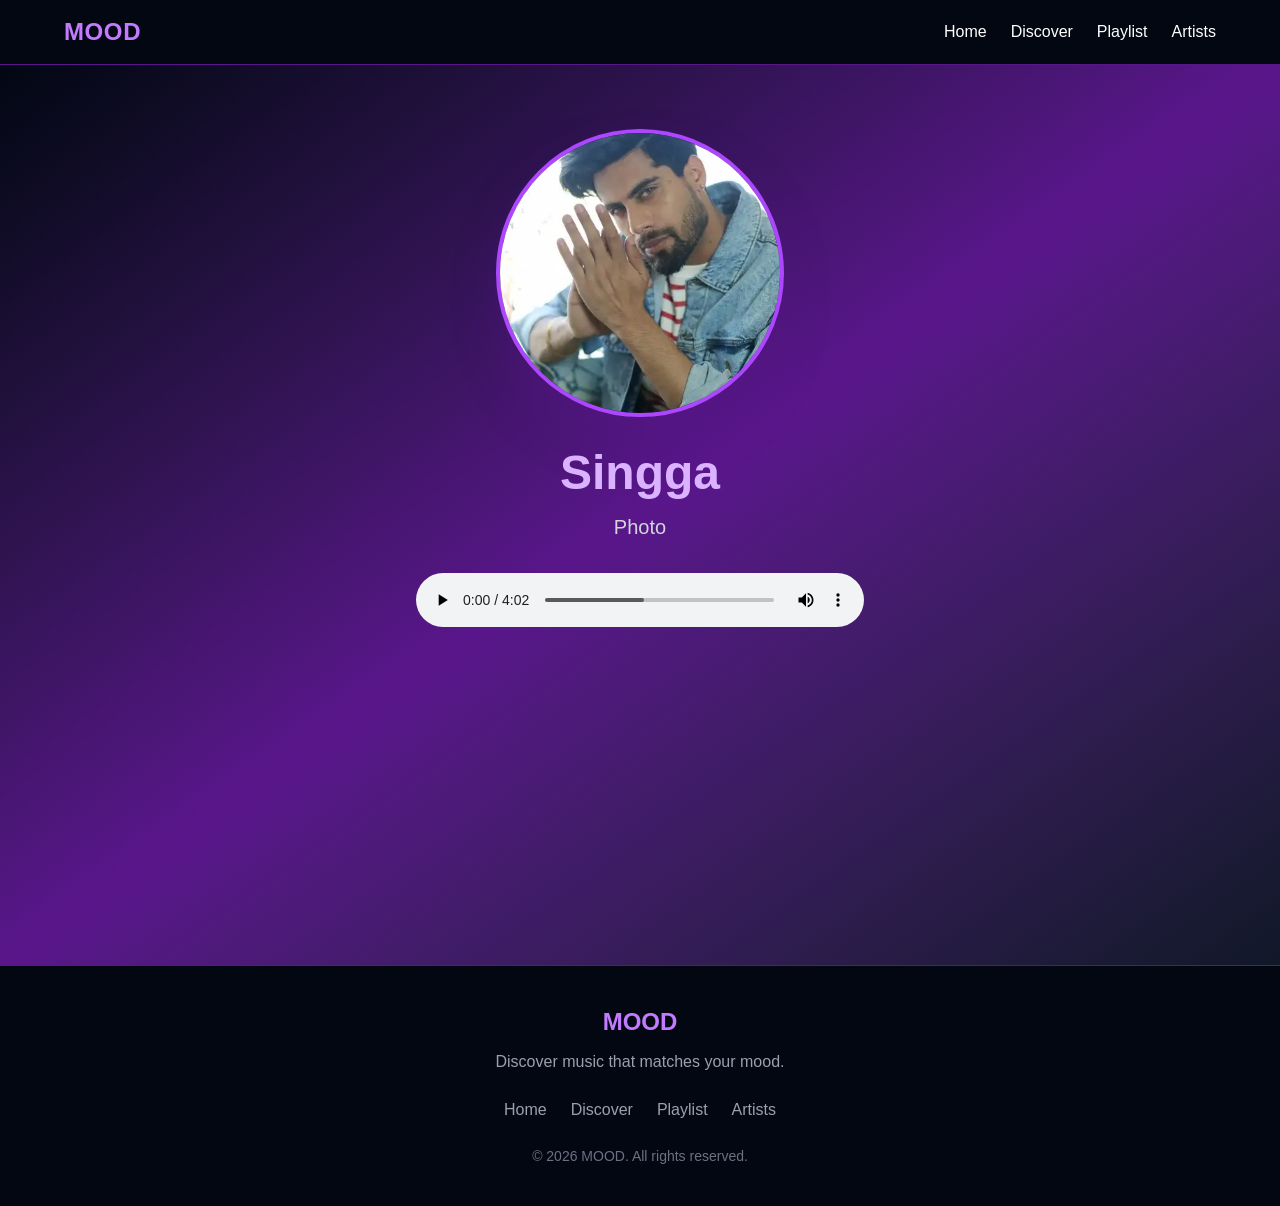
<file: singga.html>
<!DOCTYPE html>
<html lang="en">
<head>
    <meta charset="UTF-8">
    <meta name="viewport" content="width=device-width, initial-scale=1.0">
    <title>MOOD | Rahat Fateh Ali Khan Naat</title>
    <link rel="stylesheet" href="src/output.css">
</head>

<body class="bg-gray-950 text-white">

    <!-- NAVBAR -->
    <nav class="bg-gray-950 text-white px-6 py-4 border-b border-purple-900">

        <div class="max-w-6xl mx-auto flex items-center justify-between">

            <!-- Logo -->
            <a href="index.html"
               class="text-2xl font-bold tracking-wide text-purple-400">
                MOOD
            </a>

            <!-- Navigation -->
            <div class="flex gap-6">

                <a href="index.html"
                   class="hover:text-purple-400 transition duration-200">
                    Home
                </a>

                <a href="discover.html"
                   class="hover:text-purple-400 transition duration-200">
                    Discover
                </a>

                <a href="playlist.html"
                   class="hover:text-purple-400 transition duration-200">
                    Playlist
                </a>

                <a href="artists.html"
                   class="hover:text-purple-400 transition duration-200">
                    Artists
                </a>

            </div>
        </div>
    </nav>


    <!-- NAAT SECTION -->
    <section class="min-h-screen bg-gradient-to-br from-gray-950 via-purple-900 to-gray-900 px-6 py-16">

        <div class="max-w-4xl mx-auto text-center">

            <!-- Artist Image -->
            <div class="flex justify-center mb-8">

                <img src="images/singga.jpg"
                     alt="Rahat Fateh Ali Khan"
                     class="w-72 h-72 object-cover rounded-full border-4 border-purple-500 shadow-2xl shadow-purple-900/50 hover:scale-105 transition duration-500">

            </div>


            <!-- Artist Name -->
            <h1 class="text-4xl md:text-5xl font-bold text-purple-300 mb-4">
                Singga
            </h1>

            <!-- Naat Name -->
            <p class="text-xl text-gray-300 mb-8">
               Photo
            </p>


            <!-- Audio Player -->
            <div class="flex justify-center">

                <audio controls class="w-full max-w-md">
                    <source src="songss/singga4-photo.mp3" type="audio/mpeg">
                    Your browser does not support the audio element.
                </audio>

            </div>

        </div>

    </section>


    <!-- FOOTER -->
    <footer class="bg-gray-950 text-white px-6 py-10 border-t border-purple-900">

        <div class="max-w-6xl mx-auto text-center">

            <!-- Logo -->
            <h2 class="text-2xl font-bold text-purple-400 mb-3">
                MOOD
            </h2>

            <p class="text-gray-400 mb-6">
                Discover music that matches your mood.
            </p>

            <!-- Quick Links -->
            <div class="flex justify-center gap-6 mb-6 flex-wrap">

                <a href="index.html"
                   class="text-gray-400 hover:text-purple-400 transition">
                    Home
                </a>

                <a href="discover.html"
                   class="text-gray-400 hover:text-purple-400 transition">
                    Discover
                </a>

                <a href="playlist.html"
                   class="text-gray-400 hover:text-purple-400 transition">
                    Playlist
                </a>

                <a href="artists.html"
                   class="text-gray-400 hover:text-purple-400 transition">
                    Artists
                </a>

            </div>

            <!-- Copyright -->
            <p class="text-gray-500 text-sm">
                © 2026 MOOD. All rights reserved.
            </p>

        </div>

    </footer>

</body>
</html>
</file>
<file: src/output.css>
/*! tailwindcss v4.3.3 | MIT License | https://tailwindcss.com */
@layer properties;
@layer theme, base, components, utilities;
@layer theme {
  :root, :host {
    --font-sans: -apple-system, BlinkMacSystemFont, "Segoe UI", Roboto, "Helvetica Neue",
      "Noto Sans", Arial, sans-serif, "Apple Color Emoji", "Segoe UI Emoji",
      "Segoe UI Symbol", "Noto Color Emoji";
    --font-mono: ui-monospace, SFMono-Regular, Menlo, Monaco, Consolas, "Liberation Mono",
      "Courier New", monospace;
    --color-purple-100: oklch(94.6% 0.033 307.174);
    --color-purple-300: oklch(82.7% 0.119 306.383);
    --color-purple-400: oklch(71.4% 0.203 305.504);
    --color-purple-500: oklch(62.7% 0.265 303.9);
    --color-purple-600: oklch(55.8% 0.288 302.321);
    --color-purple-700: oklch(49.6% 0.265 301.924);
    --color-purple-800: oklch(43.8% 0.218 303.724);
    --color-purple-900: oklch(38.1% 0.176 304.987);
    --color-purple-950: oklch(29.1% 0.149 302.717);
    --color-gray-300: oklch(87.2% 0.01 258.338);
    --color-gray-400: oklch(70.7% 0.022 261.325);
    --color-gray-500: oklch(55.1% 0.027 264.364);
    --color-gray-800: oklch(27.8% 0.033 256.848);
    --color-gray-900: oklch(21% 0.034 264.665);
    --color-gray-950: oklch(13% 0.028 261.692);
    --color-white: #fff;
    --spacing: 0.25rem;
    --container-md: 28rem;
    --container-2xl: 42rem;
    --container-3xl: 48rem;
    --container-4xl: 56rem;
    --container-6xl: 72rem;
    --container-7xl: 80rem;
    --text-sm: 0.875rem;
    --text-sm--line-height: calc(1.25 / 0.875);
    --text-lg: 1.125rem;
    --text-lg--line-height: calc(1.75 / 1.125);
    --text-xl: 1.25rem;
    --text-xl--line-height: calc(1.75 / 1.25);
    --text-2xl: 1.5rem;
    --text-2xl--line-height: calc(2 / 1.5);
    --text-3xl: 1.875rem;
    --text-3xl--line-height: calc(2.25 / 1.875);
    --text-4xl: 2.25rem;
    --text-4xl--line-height: calc(2.5 / 2.25);
    --text-5xl: 3rem;
    --text-5xl--line-height: 1;
    --text-6xl: 3.75rem;
    --text-6xl--line-height: 1;
    --font-weight-semibold: 600;
    --font-weight-bold: 700;
    --tracking-tight: -0.025em;
    --tracking-wide: 0.025em;
    --radius-lg: 0.5rem;
    --radius-xl: 0.75rem;
    --radius-2xl: 1rem;
    --default-transition-duration: 150ms;
    --default-transition-timing-function: cubic-bezier(0.4, 0, 0.2, 1);
    --default-font-family: var(--font-sans);
    --default-mono-font-family: var(--font-mono);
  }
}
@layer base {
  *, ::after, ::before, ::backdrop, ::file-selector-button {
    box-sizing: border-box;
    margin: 0;
    padding: 0;
    border: 0 solid;
  }
  html, :host {
    line-height: 1.5;
    -webkit-text-size-adjust: 100%;
    tab-size: 4;
    font-family: var(--default-font-family, -apple-system, BlinkMacSystemFont, "Segoe UI", Roboto, "Helvetica Neue", "Noto Sans", Arial, sans-serif, "Apple Color Emoji", "Segoe UI Emoji", "Segoe UI Symbol", "Noto Color Emoji");
    font-feature-settings: var(--default-font-feature-settings, normal);
    font-variation-settings: var(--default-font-variation-settings, normal);
    -webkit-tap-highlight-color: transparent;
  }
  hr {
    height: 0;
    color: inherit;
    border-top-width: 1px;
  }
  abbr:where([title]) {
    -webkit-text-decoration: underline dotted;
    text-decoration: underline dotted;
  }
  h1, h2, h3, h4, h5, h6 {
    font-size: inherit;
    font-weight: inherit;
  }
  a {
    color: inherit;
    -webkit-text-decoration: inherit;
    text-decoration: inherit;
  }
  b, strong {
    font-weight: bolder;
  }
  code, kbd, samp, pre {
    font-family: var(--default-mono-font-family, ui-monospace, SFMono-Regular, Menlo, Monaco, Consolas, "Liberation Mono", "Courier New", monospace);
    font-feature-settings: var(--default-mono-font-feature-settings, normal);
    font-variation-settings: var(--default-mono-font-variation-settings, normal);
    font-size: 1em;
  }
  small {
    font-size: 80%;
  }
  sub, sup {
    font-size: 75%;
    line-height: 0;
    position: relative;
    vertical-align: baseline;
  }
  sub {
    bottom: -0.25em;
  }
  sup {
    top: -0.5em;
  }
  table {
    text-indent: 0;
    border-color: inherit;
    border-collapse: collapse;
  }
  :-moz-focusring:where(:not(iframe)) {
    outline: auto;
  }
  progress {
    vertical-align: baseline;
  }
  summary {
    display: list-item;
  }
  ol, ul, menu {
    list-style: none;
  }
  img, svg, video, canvas, audio, iframe, embed, object {
    display: block;
    vertical-align: middle;
  }
  img, video {
    max-width: 100%;
    height: auto;
  }
  button, input, select, optgroup, textarea, ::file-selector-button {
    font: inherit;
    font-feature-settings: inherit;
    font-variation-settings: inherit;
    letter-spacing: inherit;
    color: inherit;
    border-radius: 0;
    background-color: transparent;
    opacity: 1;
  }
  :where(select:is([multiple], [size])) optgroup {
    font-weight: bolder;
  }
  :where(select:is([multiple], [size])) optgroup option {
    padding-inline-start: 20px;
  }
  ::file-selector-button {
    margin-inline-end: 4px;
  }
  ::placeholder {
    opacity: 1;
  }
  @supports (not (-webkit-appearance: -apple-pay-button))  or (contain-intrinsic-size: 1px) {
    ::placeholder {
      color: currentcolor;
      @supports (color: color-mix(in lab, red, red)) {
        color: color-mix(in oklab, currentcolor 50%, transparent);
      }
    }
  }
  textarea {
    resize: vertical;
  }
  ::-webkit-search-decoration {
    -webkit-appearance: none;
  }
  ::-webkit-date-and-time-value {
    min-height: 1lh;
    text-align: inherit;
  }
  ::-webkit-datetime-edit {
    display: inline-flex;
  }
  ::-webkit-datetime-edit-fields-wrapper {
    padding: 0;
  }
  ::-webkit-datetime-edit, ::-webkit-datetime-edit-year-field, ::-webkit-datetime-edit-month-field, ::-webkit-datetime-edit-day-field, ::-webkit-datetime-edit-hour-field, ::-webkit-datetime-edit-minute-field, ::-webkit-datetime-edit-second-field, ::-webkit-datetime-edit-millisecond-field, ::-webkit-datetime-edit-meridiem-field {
    padding-block: 0;
  }
  ::-webkit-calendar-picker-indicator {
    line-height: 1;
  }
  :-moz-ui-invalid {
    box-shadow: none;
  }
  button, input:where([type="button"], [type="reset"], [type="submit"]), ::file-selector-button {
    appearance: button;
  }
  ::-webkit-inner-spin-button, ::-webkit-outer-spin-button {
    height: auto;
  }
  [hidden]:where(:not([hidden="until-found"])) {
    display: none !important;
  }
}
@layer utilities {
  .mx-auto {
    margin-inline: auto;
  }
  .mt-1 {
    margin-top: var(--spacing);
  }
  .mt-2 {
    margin-top: calc(var(--spacing) * 2);
  }
  .mt-3 {
    margin-top: calc(var(--spacing) * 3);
  }
  .mt-4 {
    margin-top: calc(var(--spacing) * 4);
  }
  .mt-6 {
    margin-top: calc(var(--spacing) * 6);
  }
  .mt-20 {
    margin-top: calc(var(--spacing) * 20);
  }
  .mb-3 {
    margin-bottom: calc(var(--spacing) * 3);
  }
  .mb-4 {
    margin-bottom: calc(var(--spacing) * 4);
  }
  .mb-5 {
    margin-bottom: calc(var(--spacing) * 5);
  }
  .mb-6 {
    margin-bottom: calc(var(--spacing) * 6);
  }
  .mb-8 {
    margin-bottom: calc(var(--spacing) * 8);
  }
  .mb-10 {
    margin-bottom: calc(var(--spacing) * 10);
  }
  .block {
    display: block;
  }
  .flex {
    display: flex;
  }
  .grid {
    display: grid;
  }
  .inline-block {
    display: inline-block;
  }
  .table {
    display: table;
  }
  .h-12 {
    height: calc(var(--spacing) * 12);
  }
  .h-52 {
    height: calc(var(--spacing) * 52);
  }
  .h-56 {
    height: calc(var(--spacing) * 56);
  }
  .h-64 {
    height: calc(var(--spacing) * 64);
  }
  .h-72 {
    height: calc(var(--spacing) * 72);
  }
  .min-h-screen {
    min-height: 100vh;
  }
  .w-12 {
    width: calc(var(--spacing) * 12);
  }
  .w-64 {
    width: calc(var(--spacing) * 64);
  }
  .w-72 {
    width: calc(var(--spacing) * 72);
  }
  .w-full {
    width: 100%;
  }
  .max-w-2xl {
    max-width: var(--container-2xl);
  }
  .max-w-3xl {
    max-width: var(--container-3xl);
  }
  .max-w-4xl {
    max-width: var(--container-4xl);
  }
  .max-w-6xl {
    max-width: var(--container-6xl);
  }
  .max-w-7xl {
    max-width: var(--container-7xl);
  }
  .max-w-md {
    max-width: var(--container-md);
  }
  .flex-1 {
    flex: 1;
  }
  .border-collapse {
    border-collapse: collapse;
  }
  .resize {
    resize: both;
  }
  .grid-cols-1 {
    grid-template-columns: repeat(1, minmax(0, 1fr));
  }
  .flex-wrap {
    flex-wrap: wrap;
  }
  .items-center {
    align-items: center;
  }
  .justify-between {
    justify-content: space-between;
  }
  .justify-center {
    justify-content: center;
  }
  .gap-3 {
    gap: calc(var(--spacing) * 3);
  }
  .gap-4 {
    gap: calc(var(--spacing) * 4);
  }
  .gap-6 {
    gap: calc(var(--spacing) * 6);
  }
  .rounded-2xl {
    border-radius: var(--radius-2xl);
  }
  .rounded-full {
    border-radius: calc(infinity * 1px);
  }
  .rounded-lg {
    border-radius: var(--radius-lg);
  }
  .rounded-xl {
    border-radius: var(--radius-xl);
  }
  .border {
    border-style: var(--tw-border-style);
    border-width: 1px;
  }
  .border-4 {
    border-style: var(--tw-border-style);
    border-width: 4px;
  }
  .border-t {
    border-top-style: var(--tw-border-style);
    border-top-width: 1px;
  }
  .border-b {
    border-bottom-style: var(--tw-border-style);
    border-bottom-width: 1px;
  }
  .border-purple-500 {
    border-color: var(--color-purple-500);
  }
  .border-purple-900 {
    border-color: var(--color-purple-900);
  }
  .bg-gray-900 {
    background-color: var(--color-gray-900);
  }
  .bg-gray-950 {
    background-color: var(--color-gray-950);
  }
  .bg-purple-600 {
    background-color: var(--color-purple-600);
  }
  .bg-white {
    background-color: var(--color-white);
  }
  .bg-gradient-to-br {
    --tw-gradient-position: to bottom right in oklab;
    background-image: linear-gradient(var(--tw-gradient-stops));
  }
  .bg-gradient-to-r {
    --tw-gradient-position: to right in oklab;
    background-image: linear-gradient(var(--tw-gradient-stops));
  }
  .from-gray-950 {
    --tw-gradient-from: var(--color-gray-950);
    --tw-gradient-stops: var(--tw-gradient-via-stops, var(--tw-gradient-position), var(--tw-gradient-from) var(--tw-gradient-from-position), var(--tw-gradient-to) var(--tw-gradient-to-position));
  }
  .from-purple-900 {
    --tw-gradient-from: var(--color-purple-900);
    --tw-gradient-stops: var(--tw-gradient-via-stops, var(--tw-gradient-position), var(--tw-gradient-from) var(--tw-gradient-from-position), var(--tw-gradient-to) var(--tw-gradient-to-position));
  }
  .via-purple-800 {
    --tw-gradient-via: var(--color-purple-800);
    --tw-gradient-via-stops: var(--tw-gradient-position), var(--tw-gradient-from) var(--tw-gradient-from-position), var(--tw-gradient-via) var(--tw-gradient-via-position), var(--tw-gradient-to) var(--tw-gradient-to-position);
    --tw-gradient-stops: var(--tw-gradient-via-stops);
  }
  .via-purple-900 {
    --tw-gradient-via: var(--color-purple-900);
    --tw-gradient-via-stops: var(--tw-gradient-position), var(--tw-gradient-from) var(--tw-gradient-from-position), var(--tw-gradient-via) var(--tw-gradient-via-position), var(--tw-gradient-to) var(--tw-gradient-to-position);
    --tw-gradient-stops: var(--tw-gradient-via-stops);
  }
  .via-purple-950 {
    --tw-gradient-via: var(--color-purple-950);
    --tw-gradient-via-stops: var(--tw-gradient-position), var(--tw-gradient-from) var(--tw-gradient-from-position), var(--tw-gradient-via) var(--tw-gradient-via-position), var(--tw-gradient-to) var(--tw-gradient-to-position);
    --tw-gradient-stops: var(--tw-gradient-via-stops);
  }
  .to-gray-900 {
    --tw-gradient-to: var(--color-gray-900);
    --tw-gradient-stops: var(--tw-gradient-via-stops, var(--tw-gradient-position), var(--tw-gradient-from) var(--tw-gradient-from-position), var(--tw-gradient-to) var(--tw-gradient-to-position));
  }
  .object-cover {
    object-fit: cover;
  }
  .p-4 {
    padding: calc(var(--spacing) * 4);
  }
  .p-6 {
    padding: calc(var(--spacing) * 6);
  }
  .px-3 {
    padding-inline: calc(var(--spacing) * 3);
  }
  .px-4 {
    padding-inline: calc(var(--spacing) * 4);
  }
  .px-6 {
    padding-inline: calc(var(--spacing) * 6);
  }
  .px-8 {
    padding-inline: calc(var(--spacing) * 8);
  }
  .py-1 {
    padding-block: var(--spacing);
  }
  .py-2 {
    padding-block: calc(var(--spacing) * 2);
  }
  .py-3 {
    padding-block: calc(var(--spacing) * 3);
  }
  .py-4 {
    padding-block: calc(var(--spacing) * 4);
  }
  .py-6 {
    padding-block: calc(var(--spacing) * 6);
  }
  .py-10 {
    padding-block: calc(var(--spacing) * 10);
  }
  .py-12 {
    padding-block: calc(var(--spacing) * 12);
  }
  .py-16 {
    padding-block: calc(var(--spacing) * 16);
  }
  .py-20 {
    padding-block: calc(var(--spacing) * 20);
  }
  .py-24 {
    padding-block: calc(var(--spacing) * 24);
  }
  .pb-16 {
    padding-bottom: calc(var(--spacing) * 16);
  }
  .text-center {
    text-align: center;
  }
  .text-2xl {
    font-size: var(--text-2xl);
    line-height: var(--tw-leading, var(--text-2xl--line-height));
  }
  .text-3xl {
    font-size: var(--text-3xl);
    line-height: var(--tw-leading, var(--text-3xl--line-height));
  }
  .text-4xl {
    font-size: var(--text-4xl);
    line-height: var(--tw-leading, var(--text-4xl--line-height));
  }
  .text-5xl {
    font-size: var(--text-5xl);
    line-height: var(--tw-leading, var(--text-5xl--line-height));
  }
  .text-lg {
    font-size: var(--text-lg);
    line-height: var(--tw-leading, var(--text-lg--line-height));
  }
  .text-sm {
    font-size: var(--text-sm);
    line-height: var(--tw-leading, var(--text-sm--line-height));
  }
  .text-xl {
    font-size: var(--text-xl);
    line-height: var(--tw-leading, var(--text-xl--line-height));
  }
  .font-bold {
    --tw-font-weight: var(--font-weight-bold);
    font-weight: var(--font-weight-bold);
  }
  .font-semibold {
    --tw-font-weight: var(--font-weight-semibold);
    font-weight: var(--font-weight-semibold);
  }
  .tracking-tight {
    --tw-tracking: var(--tracking-tight);
    letter-spacing: var(--tracking-tight);
  }
  .tracking-wide {
    --tw-tracking: var(--tracking-wide);
    letter-spacing: var(--tracking-wide);
  }
  .text-gray-300 {
    color: var(--color-gray-300);
  }
  .text-gray-400 {
    color: var(--color-gray-400);
  }
  .text-gray-500 {
    color: var(--color-gray-500);
  }
  .text-purple-300 {
    color: var(--color-purple-300);
  }
  .text-purple-400 {
    color: var(--color-purple-400);
  }
  .text-purple-900 {
    color: var(--color-purple-900);
  }
  .text-white {
    color: var(--color-white);
  }
  .underline {
    text-decoration-line: underline;
  }
  .shadow-2xl {
    --tw-shadow: 0 25px 50px -12px var(--tw-shadow-color, rgb(0 0 0 / 0.25));
    box-shadow: var(--tw-inset-shadow), var(--tw-inset-ring-shadow), var(--tw-ring-offset-shadow), var(--tw-ring-shadow), var(--tw-shadow);
  }
  .shadow-lg {
    --tw-shadow: 0 10px 15px -3px var(--tw-shadow-color, rgb(0 0 0 / 0.1)), 0 4px 6px -4px var(--tw-shadow-color, rgb(0 0 0 / 0.1));
    box-shadow: var(--tw-inset-shadow), var(--tw-inset-ring-shadow), var(--tw-ring-offset-shadow), var(--tw-ring-shadow), var(--tw-shadow);
  }
  .shadow-purple-900 {
    --tw-shadow-color: oklch(38.1% 0.176 304.987);
    @supports (color: color-mix(in lab, red, red)) {
      --tw-shadow-color: color-mix(in oklab, var(--color-purple-900) var(--tw-shadow-alpha), transparent);
    }
  }
  .shadow-purple-900\/50 {
    --tw-shadow-color: color-mix(in srgb, oklch(38.1% 0.176 304.987) 50%, transparent);
    @supports (color: color-mix(in lab, red, red)) {
      --tw-shadow-color: color-mix(in oklab, color-mix(in oklab, var(--color-purple-900) 50%, transparent) var(--tw-shadow-alpha), transparent);
    }
  }
  .outline {
    outline-style: var(--tw-outline-style);
    outline-width: 1px;
  }
  .transition {
    transition-property: color, background-color, border-color, outline-color, text-decoration-color, fill, stroke, --tw-gradient-from, --tw-gradient-via, --tw-gradient-to, opacity, box-shadow, transform, translate, scale, rotate, filter, -webkit-backdrop-filter, backdrop-filter, display, content-visibility, overlay, pointer-events;
    transition-timing-function: var(--tw-ease, var(--default-transition-timing-function));
    transition-duration: var(--tw-duration, var(--default-transition-duration));
  }
  .duration-200 {
    --tw-duration: 200ms;
    transition-duration: 200ms;
  }
  .duration-300 {
    --tw-duration: 300ms;
    transition-duration: 300ms;
  }
  .duration-500 {
    --tw-duration: 500ms;
    transition-duration: 500ms;
  }
  @media (hover: hover) {
    .hover\:-translate-y-2:hover {
      --tw-translate-y: calc(var(--spacing) * -2);
      translate: var(--tw-translate-x) var(--tw-translate-y);
    }
    .hover\:scale-105:hover {
      --tw-scale-x: 105%;
      --tw-scale-y: 105%;
      --tw-scale-z: 105%;
      scale: var(--tw-scale-x) var(--tw-scale-y);
    }
    .hover\:bg-gray-800:hover {
      background-color: var(--color-gray-800);
    }
    .hover\:bg-purple-100:hover {
      background-color: var(--color-purple-100);
    }
    .hover\:bg-purple-700:hover {
      background-color: var(--color-purple-700);
    }
    .hover\:bg-purple-900:hover {
      background-color: var(--color-purple-900);
    }
    .hover\:text-purple-400:hover {
      color: var(--color-purple-400);
    }
  }
  @media (width >= 40rem) {
    .sm\:grid-cols-2 {
      grid-template-columns: repeat(2, minmax(0, 1fr));
    }
  }
  @media (width >= 48rem) {
    .md\:grid-cols-3 {
      grid-template-columns: repeat(3, minmax(0, 1fr));
    }
    .md\:text-5xl {
      font-size: var(--text-5xl);
      line-height: var(--tw-leading, var(--text-5xl--line-height));
    }
    .md\:text-6xl {
      font-size: var(--text-6xl);
      line-height: var(--tw-leading, var(--text-6xl--line-height));
    }
    .md\:text-xl {
      font-size: var(--text-xl);
      line-height: var(--tw-leading, var(--text-xl--line-height));
    }
  }
  @media (width >= 64rem) {
    .lg\:grid-cols-3 {
      grid-template-columns: repeat(3, minmax(0, 1fr));
    }
    .lg\:grid-cols-4 {
      grid-template-columns: repeat(4, minmax(0, 1fr));
    }
  }
}
@property --tw-border-style {
  syntax: "*";
  inherits: false;
  initial-value: solid;
}
@property --tw-gradient-position {
  syntax: "*";
  inherits: false;
}
@property --tw-gradient-from {
  syntax: "<color>";
  inherits: false;
  initial-value: #0000;
}
@property --tw-gradient-via {
  syntax: "<color>";
  inherits: false;
  initial-value: #0000;
}
@property --tw-gradient-to {
  syntax: "<color>";
  inherits: false;
  initial-value: #0000;
}
@property --tw-gradient-stops {
  syntax: "*";
  inherits: false;
}
@property --tw-gradient-via-stops {
  syntax: "*";
  inherits: false;
}
@property --tw-gradient-from-position {
  syntax: "<length-percentage>";
  inherits: false;
  initial-value: 0%;
}
@property --tw-gradient-via-position {
  syntax: "<length-percentage>";
  inherits: false;
  initial-value: 50%;
}
@property --tw-gradient-to-position {
  syntax: "<length-percentage>";
  inherits: false;
  initial-value: 100%;
}
@property --tw-font-weight {
  syntax: "*";
  inherits: false;
}
@property --tw-tracking {
  syntax: "*";
  inherits: false;
}
@property --tw-shadow {
  syntax: "*";
  inherits: false;
  initial-value: 0 0 #0000;
}
@property --tw-shadow-color {
  syntax: "*";
  inherits: false;
}
@property --tw-shadow-alpha {
  syntax: "<percentage>";
  inherits: false;
  initial-value: 100%;
}
@property --tw-inset-shadow {
  syntax: "*";
  inherits: false;
  initial-value: 0 0 #0000;
}
@property --tw-inset-shadow-color {
  syntax: "*";
  inherits: false;
}
@property --tw-inset-shadow-alpha {
  syntax: "<percentage>";
  inherits: false;
  initial-value: 100%;
}
@property --tw-ring-color {
  syntax: "*";
  inherits: false;
}
@property --tw-ring-shadow {
  syntax: "*";
  inherits: false;
  initial-value: 0 0 #0000;
}
@property --tw-inset-ring-color {
  syntax: "*";
  inherits: false;
}
@property --tw-inset-ring-shadow {
  syntax: "*";
  inherits: false;
  initial-value: 0 0 #0000;
}
@property --tw-ring-inset {
  syntax: "*";
  inherits: false;
}
@property --tw-ring-offset-width {
  syntax: "<length>";
  inherits: false;
  initial-value: 0px;
}
@property --tw-ring-offset-color {
  syntax: "*";
  inherits: false;
  initial-value: #fff;
}
@property --tw-ring-offset-shadow {
  syntax: "*";
  inherits: false;
  initial-value: 0 0 #0000;
}
@property --tw-outline-style {
  syntax: "*";
  inherits: false;
  initial-value: solid;
}
@property --tw-duration {
  syntax: "*";
  inherits: false;
}
@property --tw-translate-x {
  syntax: "*";
  inherits: false;
  initial-value: 0;
}
@property --tw-translate-y {
  syntax: "*";
  inherits: false;
  initial-value: 0;
}
@property --tw-translate-z {
  syntax: "*";
  inherits: false;
  initial-value: 0;
}
@property --tw-scale-x {
  syntax: "*";
  inherits: false;
  initial-value: 1;
}
@property --tw-scale-y {
  syntax: "*";
  inherits: false;
  initial-value: 1;
}
@property --tw-scale-z {
  syntax: "*";
  inherits: false;
  initial-value: 1;
}
@layer properties {
  @supports ((-webkit-hyphens: none) and (not (margin-trim: inline))) or ((-moz-orient: inline) and (not (color:rgb(from red r g b)))) {
    *, ::before, ::after, ::backdrop {
      --tw-border-style: solid;
      --tw-gradient-position: initial;
      --tw-gradient-from: #0000;
      --tw-gradient-via: #0000;
      --tw-gradient-to: #0000;
      --tw-gradient-stops: initial;
      --tw-gradient-via-stops: initial;
      --tw-gradient-from-position: 0%;
      --tw-gradient-via-position: 50%;
      --tw-gradient-to-position: 100%;
      --tw-font-weight: initial;
      --tw-tracking: initial;
      --tw-shadow: 0 0 #0000;
      --tw-shadow-color: initial;
      --tw-shadow-alpha: 100%;
      --tw-inset-shadow: 0 0 #0000;
      --tw-inset-shadow-color: initial;
      --tw-inset-shadow-alpha: 100%;
      --tw-ring-color: initial;
      --tw-ring-shadow: 0 0 #0000;
      --tw-inset-ring-color: initial;
      --tw-inset-ring-shadow: 0 0 #0000;
      --tw-ring-inset: initial;
      --tw-ring-offset-width: 0px;
      --tw-ring-offset-color: #fff;
      --tw-ring-offset-shadow: 0 0 #0000;
      --tw-outline-style: solid;
      --tw-duration: initial;
      --tw-translate-x: 0;
      --tw-translate-y: 0;
      --tw-translate-z: 0;
      --tw-scale-x: 1;
      --tw-scale-y: 1;
      --tw-scale-z: 1;
    }
  }
}
</file>
